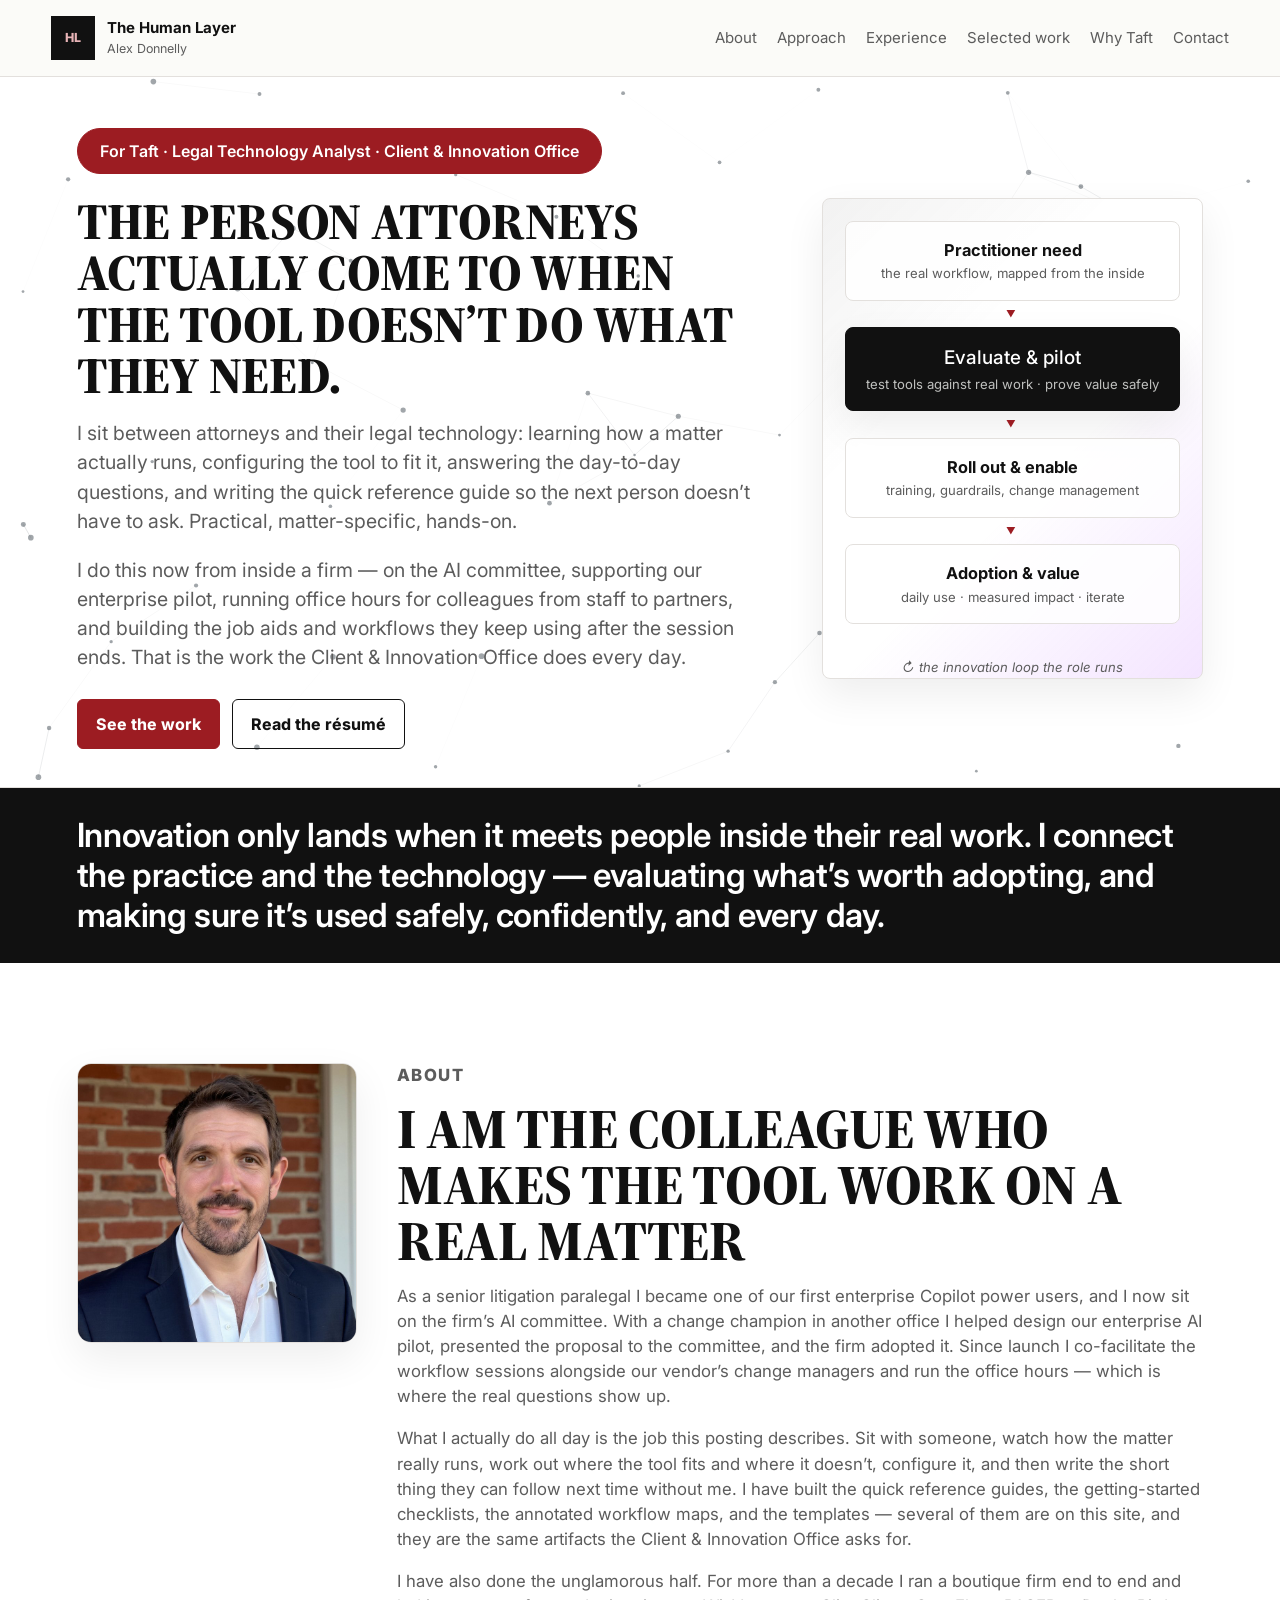
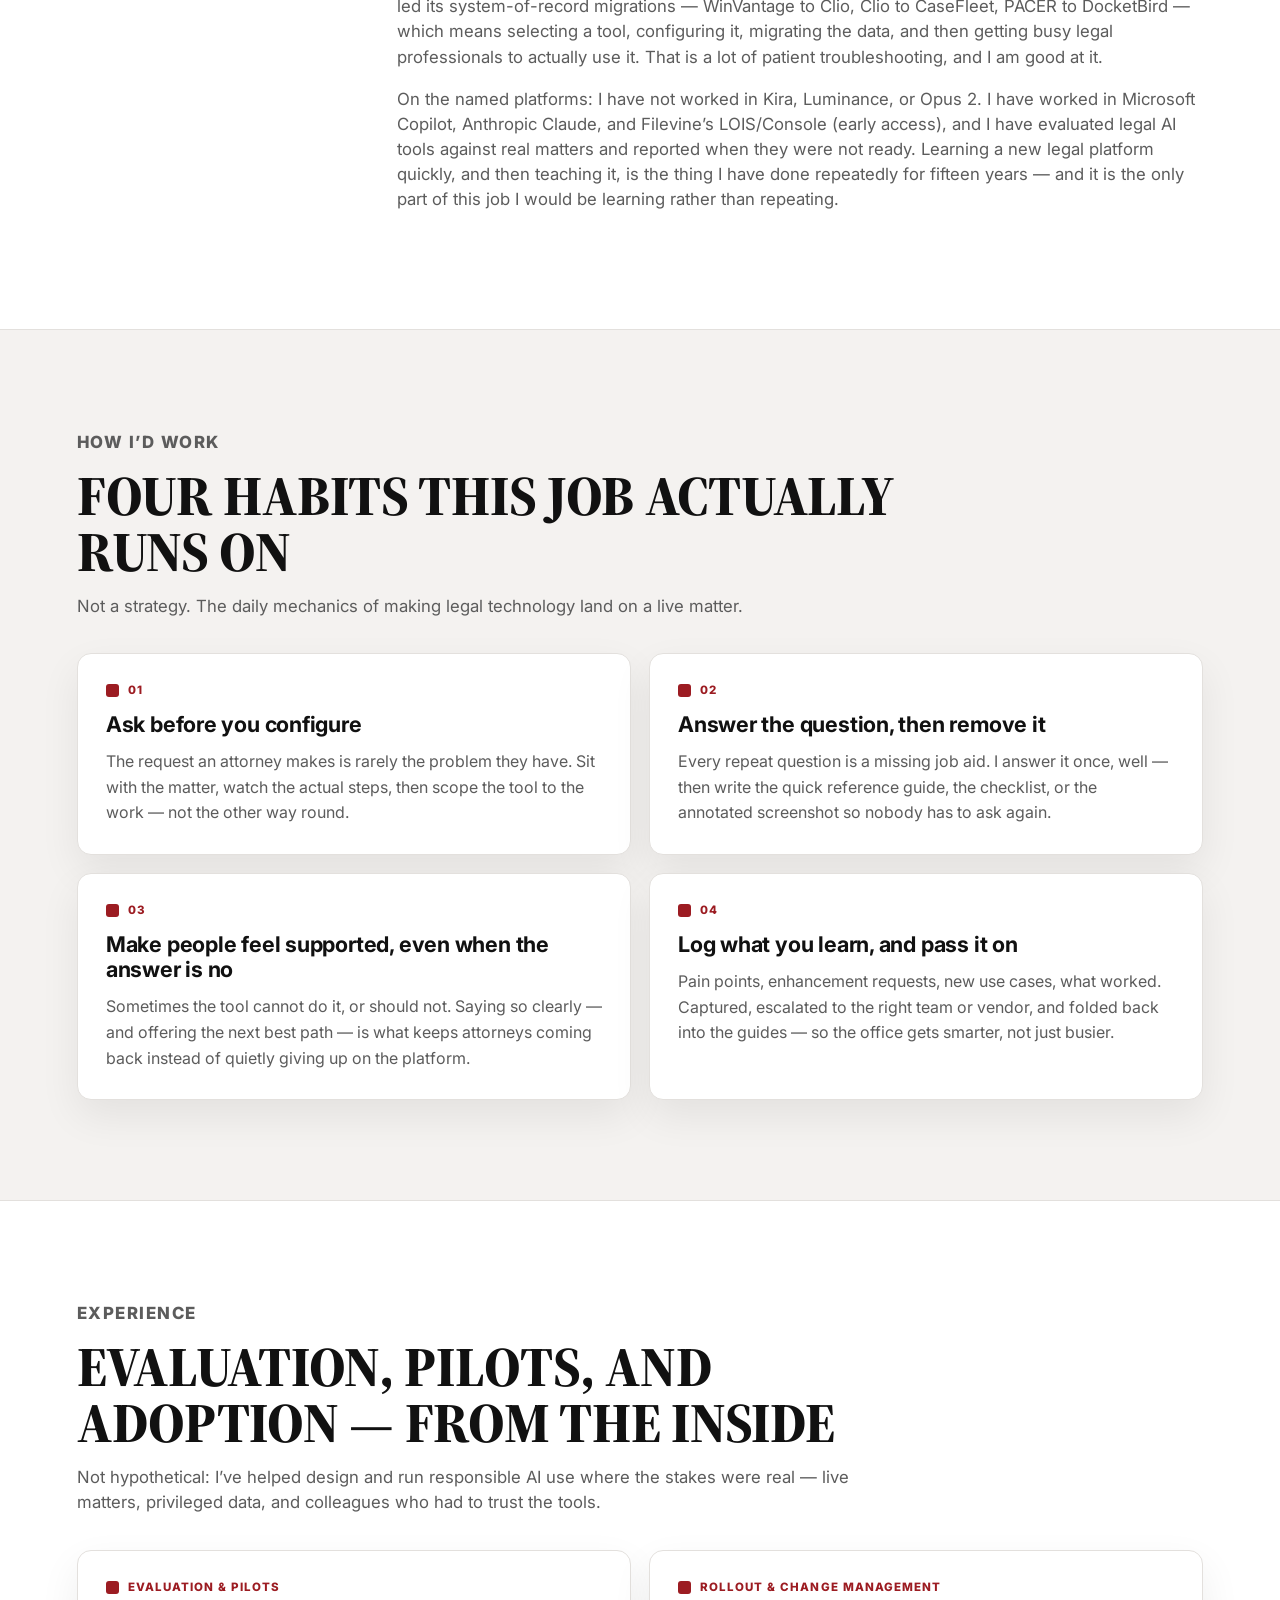
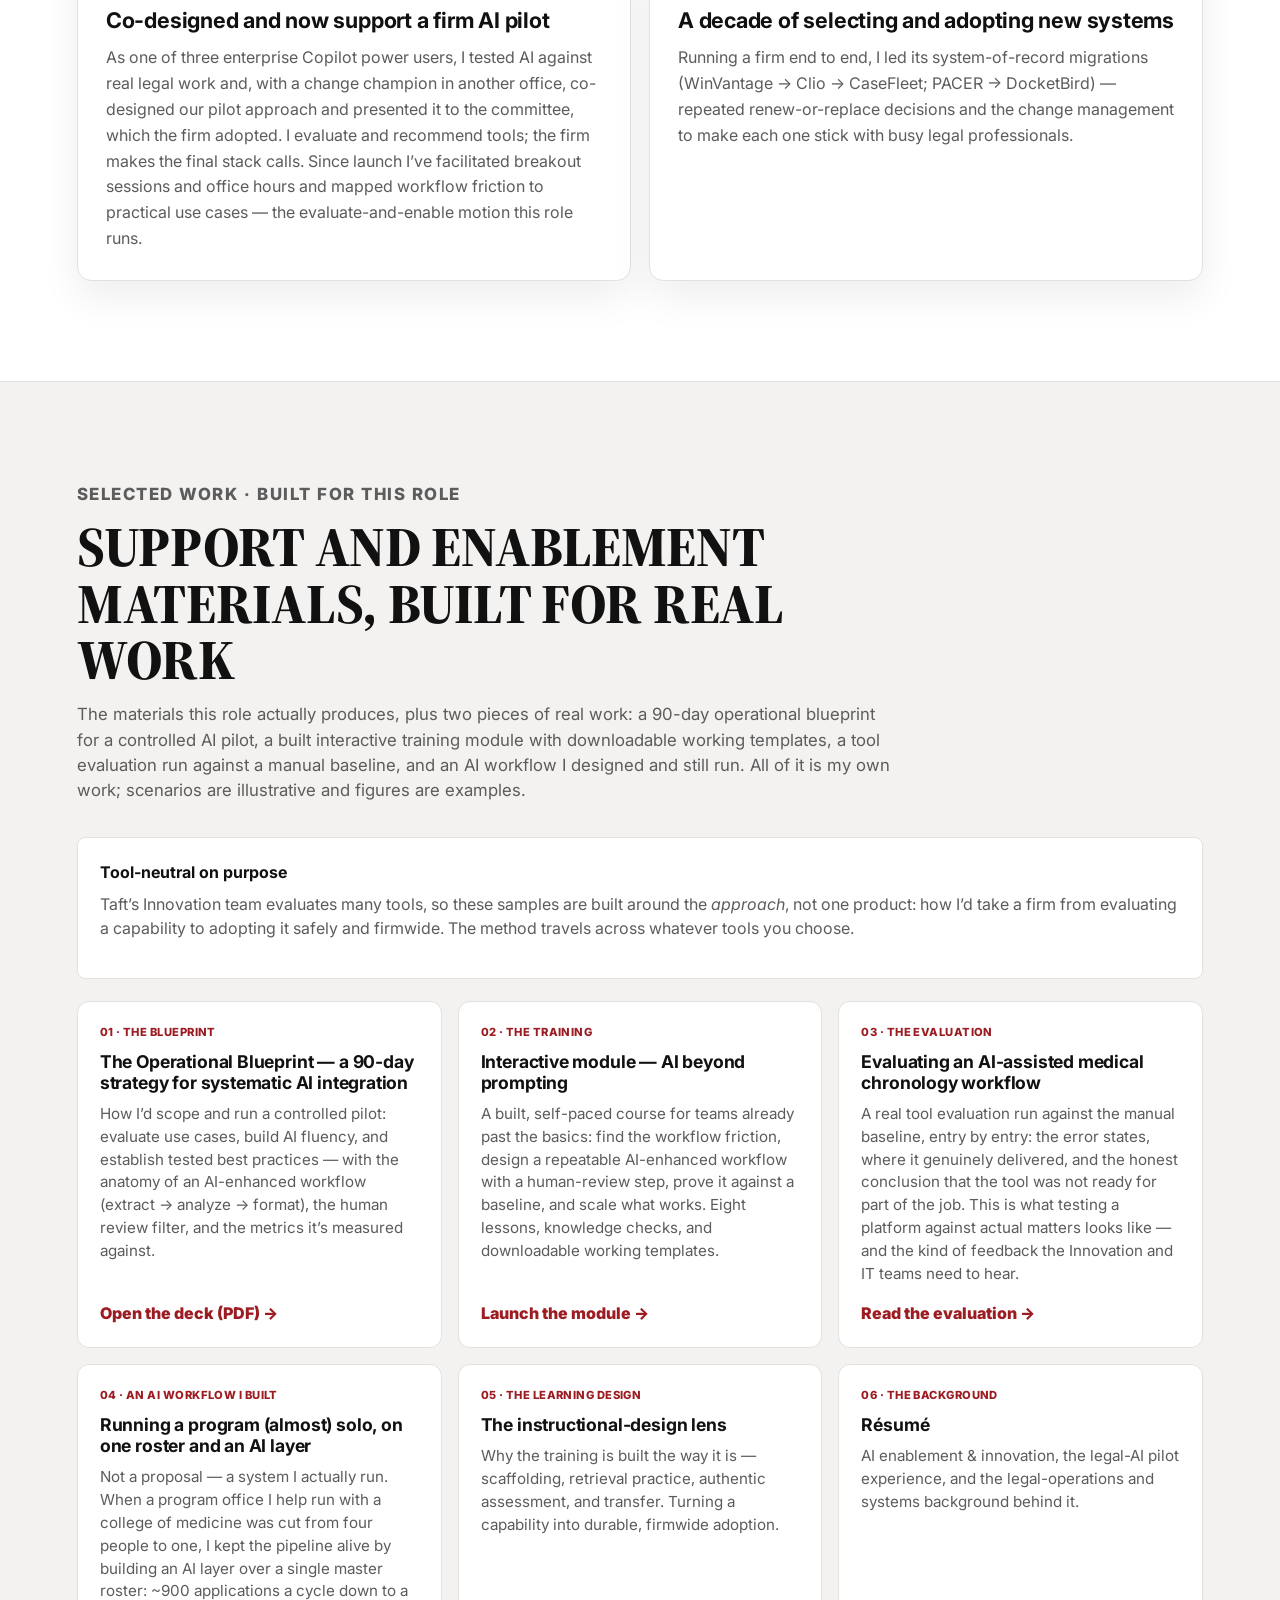
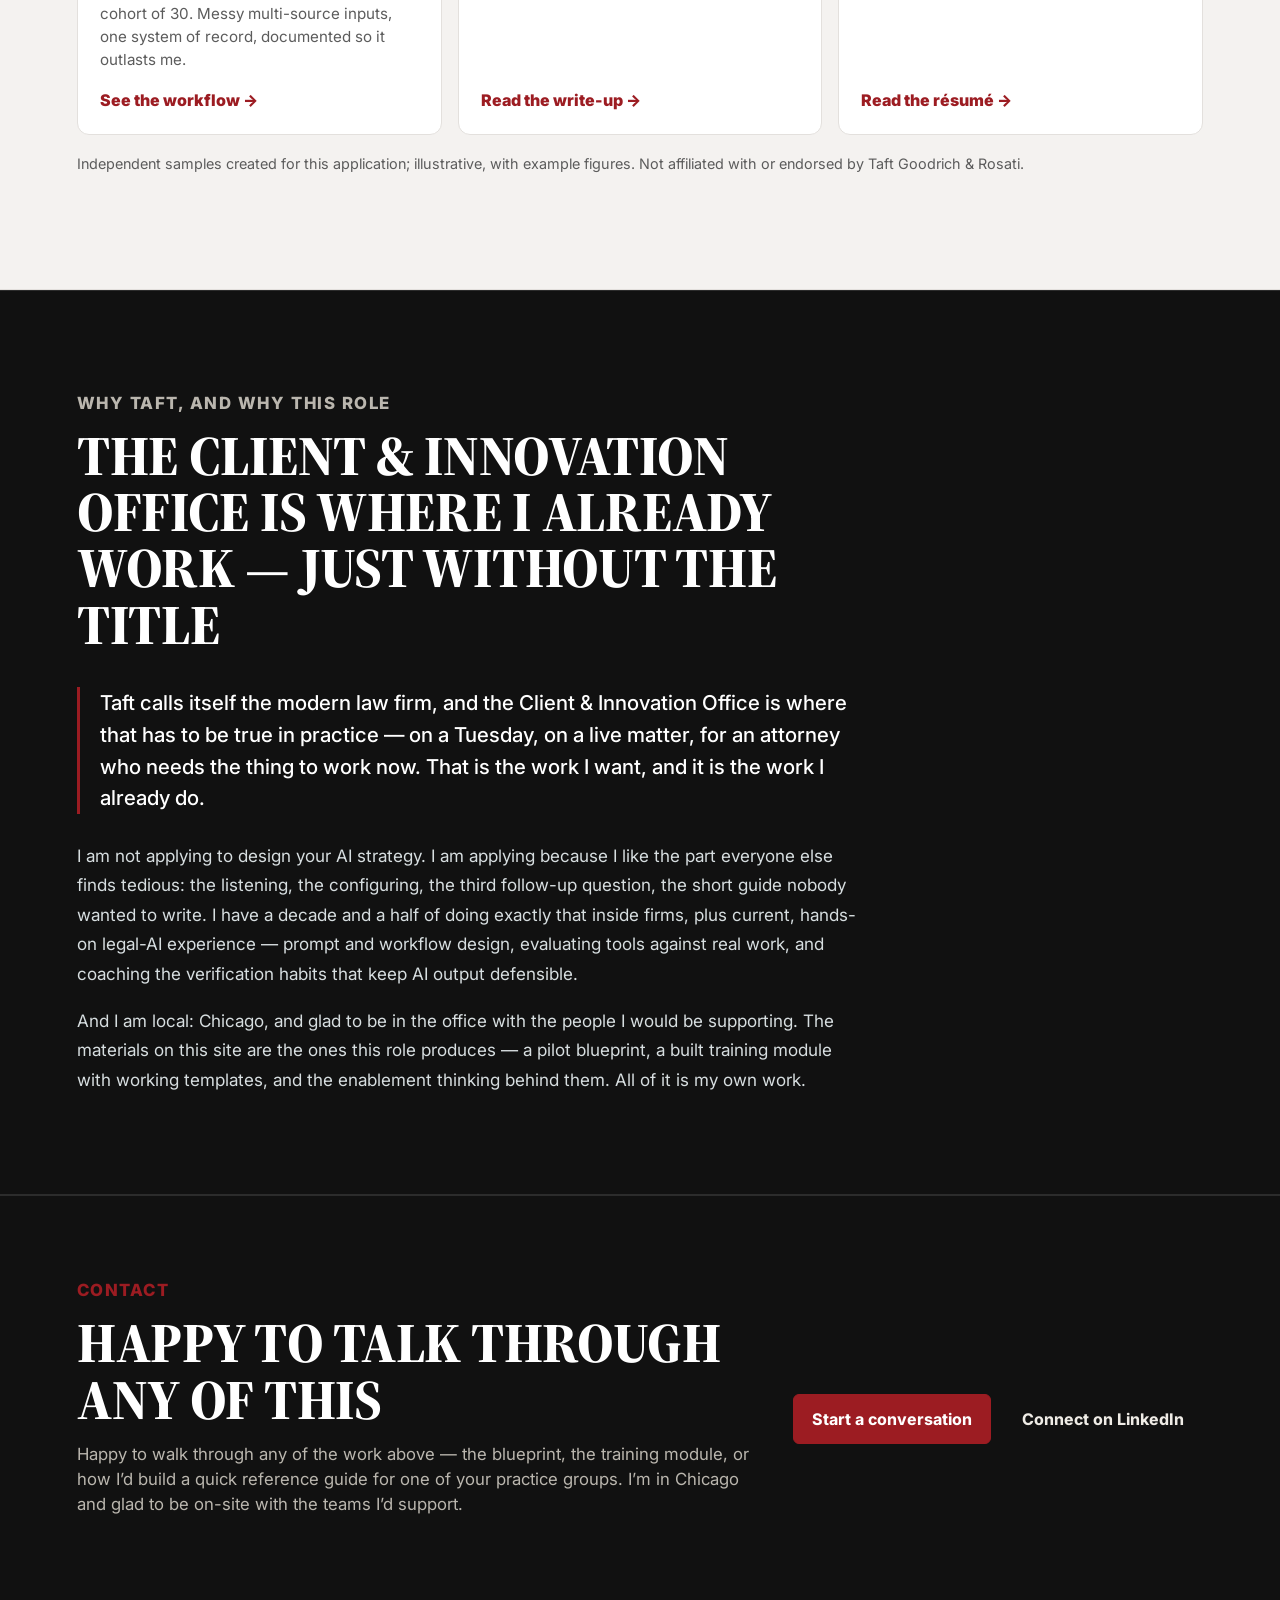
<file: index.html>
<!doctype html>
<html lang="en">
  <head>
    <meta charset="utf-8">
    <meta name="viewport" content="width=device-width, initial-scale=1">
    <title>The Human Layer | Alex Donnelly — AI Enablement &amp; Innovation for Law Firms</title>
    <meta
      name="description"
      content="AI enablement and innovation for law firms: evaluating and piloting emerging tools, translating practitioner needs into technology-enabled solutions, and driving safe, firmwide adoption. Application portfolio for Taft's AI Enablement Specialist role."
    >
    <link rel="icon" href="favicon.svg" type="image/svg+xml">
    <link rel="icon" href="favicon.png" sizes="48x48">
    <link rel="apple-touch-icon" href="apple-touch-icon.png">
    <link rel="preconnect" href="https://fonts.googleapis.com">
    <link rel="preconnect" href="https://fonts.gstatic.com" crossorigin>
    <link href="https://fonts.googleapis.com/css2?family=Source+Serif+4:opsz,wght@8..60,600;8..60,700&family=Inter:wght@400;500;600;700;800&display=swap" rel="stylesheet">
    <link rel="stylesheet" href="styles.css?v=1">
    <style>
      .why .prose { max-width: 780px; }
      .why .prose p { margin: 0 0 1.05em; color: #d7dee0; font-size: 1.07rem; line-height: 1.72; }
      .why .prose p:last-child { margin-bottom: 0; }
      .why .prose p.lead { color: #ffffff; font-size: 1.28rem; line-height: 1.55; font-weight: 500; border-left: 3px solid var(--brand); padding-left: 20px; margin-bottom: 1.3em; }
      .hero { position: relative; overflow: hidden; }
      .hero > .hero-copy, .hero > .systems-panel { position: relative; z-index: 1; }
      #netbg { position: absolute; inset: 0; width: 100%; height: 100%; z-index: 0; pointer-events: none; }
      .loop-caption { text-align: center; font-size: 0.82rem; color: var(--muted); font-style: italic; margin: 12px 0 0; }
    </style>
  </head>
  <body>
    <header class="site-header">
      <a class="brand" href="#top" aria-label="The Human Layer home">
        <span class="brand-mark" aria-hidden="true">HL</span>
        <span>
          <strong>The Human Layer</strong>
          <small>Alex Donnelly</small>
        </span>
      </a>
      <nav class="nav" aria-label="Primary navigation">
        <a href="#about">About</a>
        <a href="#approach">Approach</a>
        <a href="#experience">Experience</a>
        <a href="#work">Selected work</a>
        <a href="#why">Why Taft</a>
        <a href="#contact">Contact</a>
      </nav>
    </header>

    <main id="top">
      <section class="hero">
        <canvas id="netbg" aria-hidden="true"></canvas>
        <div class="hero-copy">
          <p class="eyebrow">For Taft &middot; Legal Technology Analyst &middot; Client &amp; Innovation Office</p>
          <h1>The person attorneys actually come to when the tool doesn&rsquo;t do what they need.</h1>
          <p class="lede">
            I sit between attorneys and their legal technology: learning how a matter actually runs, configuring the
            tool to fit it, answering the day-to-day questions, and writing the quick reference guide so the next
            person doesn&rsquo;t have to ask. Practical, matter-specific, hands-on.
          </p>
          <p class="lede">
            I do this now from inside a firm &mdash; on the AI committee, supporting our enterprise pilot, running
            office hours for colleagues from staff to partners, and building the job aids and workflows they keep
            using after the session ends. That is the work the Client &amp; Innovation Office does every day.
          </p>
          <div class="hero-actions" aria-label="Primary actions">
            <a class="button primary" href="#work">See the work</a>
            <a class="button secondary" href="resume.html">Read the r&eacute;sum&eacute;</a>
          </div>
        </div>

        <aside class="systems-panel" aria-label="Diagram: how a practitioner need becomes adopted, technology-enabled practice">
          <div class="stack">
            <div class="stack-layer">
              <strong>Practitioner need</strong>
              <span>the real workflow, mapped from the inside</span>
            </div>
            <div class="stack-flow" aria-hidden="true">&#9660;</div>
            <div class="stack-layer human-layer">
              <strong>Evaluate &amp; pilot</strong>
              <span>test tools against real work &middot; prove value safely</span>
            </div>
            <div class="stack-flow" aria-hidden="true">&#9660;</div>
            <div class="stack-layer">
              <strong>Roll out &amp; enable</strong>
              <span>training, guardrails, change management</span>
            </div>
            <div class="stack-flow" aria-hidden="true">&#9660;</div>
            <div class="stack-layer">
              <strong>Adoption &amp; value</strong>
              <span>daily use &middot; measured impact &middot; iterate</span>
            </div>
          </div>
          <p class="loop-caption">&#8635; the innovation loop the role runs</p>
        </aside>
      </section>

      <section class="thesis-band" aria-label="Positioning statement">
        <p>
          Innovation only lands when it meets people inside their real work. I connect the practice and the
          technology &mdash; evaluating what&rsquo;s worth adopting, and making sure it&rsquo;s used safely,
          confidently, and every day.
        </p>
      </section>

      <section id="about" class="section">
        <div class="about-layout">
          <img class="about-photo" src="headshot.jpg" alt="Portrait of Alex Donnelly" width="280" height="280" loading="lazy">
          <div class="section-heading about-copy">
            <p class="eyebrow">About</p>
            <h2>I am the colleague who makes the tool work on a real matter</h2>
            <p>
              As a senior litigation paralegal I became one of our first enterprise Copilot power users, and I now
              sit on the firm&rsquo;s AI committee. With a change champion in another office I helped design our
              enterprise AI pilot, presented the proposal to the committee, and the firm adopted it. Since launch I
              co-facilitate the workflow sessions alongside our vendor&rsquo;s change managers and run the office
              hours &mdash; which is where the real questions show up.
            </p>
            <p>
              What I actually do all day is the job this posting describes. Sit with someone, watch how the matter
              really runs, work out where the tool fits and where it doesn&rsquo;t, configure it, and then write the
              short thing they can follow next time without me. I have built the quick reference guides, the
              getting-started checklists, the annotated workflow maps, and the templates &mdash; several of them are
              on this site, and they are the same artifacts the Client &amp; Innovation Office asks for.
            </p>
            <p>
              I have also done the unglamorous half. For more than a decade I ran a boutique firm end to end and led
              its system-of-record migrations &mdash; WinVantage to Clio, Clio to CaseFleet, PACER to DocketBird
              &mdash; which means selecting a tool, configuring it, migrating the data, and then getting busy legal
              professionals to actually use it. That is a lot of patient troubleshooting, and I am good at it.
            </p>
            <p>
              On the named platforms: I have not worked in Kira, Luminance, or Opus 2. I have worked in Microsoft
              Copilot, Anthropic Claude, and Filevine&rsquo;s LOIS/Console (early access), and I have evaluated legal
              AI tools against real matters and reported when they were not ready. Learning a new legal platform
              quickly, and then teaching it, is the thing I have done repeatedly for fifteen years &mdash; and it is
              the only part of this job I would be learning rather than repeating.
            </p>
          </div>
        </div>
      </section>

      <section id="approach" class="section muted">
        <div class="section-heading">
          <p class="eyebrow">How I&rsquo;d work</p>
          <h2>Four habits this job actually runs on</h2>
          <p>
            Not a strategy. The daily mechanics of making legal technology land on a live matter.
          </p>
        </div>
        <div class="exp-grid">
          <article class="exp-card">
            <span class="exp-kicker">01</span>
            <h3>Ask before you configure</h3>
            <p>The request an attorney makes is rarely the problem they have. Sit with the matter, watch the actual
            steps, then scope the tool to the work &mdash; not the other way round.</p>
          </article>
          <article class="exp-card">
            <span class="exp-kicker">02</span>
            <h3>Answer the question, then remove it</h3>
            <p>Every repeat question is a missing job aid. I answer it once, well &mdash; then write the quick
            reference guide, the checklist, or the annotated screenshot so nobody has to ask again.</p>
          </article>
          <article class="exp-card">
            <span class="exp-kicker">03</span>
            <h3>Make people feel supported, even when the answer is no</h3>
            <p>Sometimes the tool cannot do it, or should not. Saying so clearly &mdash; and offering the next best
            path &mdash; is what keeps attorneys coming back instead of quietly giving up on the platform.</p>
          </article>
          <article class="exp-card">
            <span class="exp-kicker">04</span>
            <h3>Log what you learn, and pass it on</h3>
            <p>Pain points, enhancement requests, new use cases, what worked. Captured, escalated to the right team
            or vendor, and folded back into the guides &mdash; so the office gets smarter, not just busier.</p>
          </article>
        </div>
      </section>

      <section id="experience" class="section">
        <div class="section-heading">
          <p class="eyebrow">Experience</p>
          <h2>Evaluation, pilots, and adoption &mdash; from the inside</h2>
          <p>
            Not hypothetical: I&rsquo;ve helped design and run responsible AI use where the stakes were real
            &mdash; live matters, privileged data, and colleagues who had to trust the tools.
          </p>
        </div>
        <div class="exp-grid">
          <article class="exp-card">
            <span class="exp-kicker">Evaluation &amp; pilots</span>
            <h3>Co-designed and now support a firm AI pilot</h3>
            <p>
              As one of three enterprise Copilot power users, I tested AI against real legal work and, with a
              change champion in another office, co-designed our pilot approach and presented it to the committee,
              which the firm adopted. I evaluate and recommend tools; the firm makes the final stack calls. Since
              launch I&rsquo;ve facilitated breakout sessions and office hours and mapped workflow friction to
              practical use cases &mdash; the evaluate-and-enable motion this role runs.
            </p>
          </article>
          <article class="exp-card">
            <span class="exp-kicker">Rollout &amp; change management</span>
            <h3>A decade of selecting and adopting new systems</h3>
            <p>
              Running a firm end to end, I led its system-of-record migrations (WinVantage &rarr; Clio &rarr;
              CaseFleet; PACER &rarr; DocketBird) &mdash; repeated renew-or-replace decisions and the change
              management to make each one stick with busy legal professionals.
            </p>
          </article>
        </div>
      </section>

      <section id="work" class="section muted">
        <div class="section-heading">
          <p class="eyebrow">Selected work &middot; built for this role</p>
          <h2>Support and enablement materials, built for real work</h2>
          <p>
            The materials this role actually produces, plus two pieces of real work: a 90-day operational blueprint
            for a controlled AI pilot, a built interactive training module with downloadable working templates, a
            tool evaluation run against a manual baseline, and an AI workflow I designed and still run. All of it is
            my own work; scenarios are illustrative and figures are examples.
          </p>
        </div>
        <div class="project-preview" role="note">
          <strong>Tool-neutral on purpose</strong>
          <p>
            Taft&rsquo;s Innovation team evaluates many tools, so these samples are built around the
            <em>approach</em>, not one product: how I&rsquo;d take a firm from evaluating a capability to adopting
            it safely and firmwide. The method travels across whatever tools you choose.
          </p>
        </div>
        <div class="suite-block">
          <div class="suite-tiles">
            <a class="suite-tile" href="Taft_AI_Operational_Blueprint.pdf">
              <span class="suite-tag">01 &middot; The blueprint</span>
              <h4>The Operational Blueprint &mdash; a 90-day strategy for systematic AI integration</h4>
              <p>How I&rsquo;d scope and run a controlled pilot: evaluate use cases, build AI fluency, and establish
              tested best practices &mdash; with the anatomy of an AI-enhanced workflow (extract &rarr; analyze
              &rarr; format), the human review filter, and the metrics it&rsquo;s measured against.</p>
              <span class="suite-action">Open the deck (PDF) <span aria-hidden="true">&rarr;</span></span>
            </a>
            <a class="suite-tile" href="module.html">
              <span class="suite-tag">02 &middot; The training</span>
              <h4>Interactive module &mdash; AI beyond prompting</h4>
              <p>A built, self-paced course for teams already past the basics: find the workflow friction, design a
              repeatable AI-enhanced workflow with a human-review step, prove it against a baseline, and scale what
              works. Eight lessons, knowledge checks, and downloadable working templates.</p>
              <span class="suite-action">Launch the module <span aria-hidden="true">&rarr;</span></span>
            </a>
            <a class="suite-tile" href="chronology-analysis.html">
              <span class="suite-tag">03 &middot; The evaluation</span>
              <h4>Evaluating an AI-assisted medical chronology workflow</h4>
              <p>A real tool evaluation run against the manual baseline, entry by entry: the error states, where it
              genuinely delivered, and the honest conclusion that the tool was not ready for part of the job. This is
              what testing a platform against actual matters looks like &mdash; and the kind of feedback the
              Innovation and IT teams need to hear.</p>
              <span class="suite-action">Read the evaluation <span aria-hidden="true">&rarr;</span></span>
            </a>
            <a class="suite-tile" href="ai-workflow.html">
              <span class="suite-tag">04 &middot; An AI workflow I built</span>
              <h4>Running a program (almost) solo, on one roster and an AI layer</h4>
              <p>Not a proposal &mdash; a system I actually run. When a program office I help run with a college of
              medicine was cut from four people to one, I kept the pipeline alive by building an AI layer over a
              single master roster: ~900 applications a cycle down to a cohort of 30. Messy multi-source inputs, one
              system of record, documented so it outlasts me.</p>
              <span class="suite-action">See the workflow <span aria-hidden="true">&rarr;</span></span>
            </a>
            <a class="suite-tile" href="learning-design.html">
              <span class="suite-tag">05 &middot; The learning design</span>
              <h4>The instructional-design lens</h4>
              <p>Why the training is built the way it is &mdash; scaffolding, retrieval practice, authentic
              assessment, and transfer. Turning a capability into durable, firmwide adoption.</p>
              <span class="suite-action">Read the write-up <span aria-hidden="true">&rarr;</span></span>
            </a>
            <a class="suite-tile" href="resume.html">
              <span class="suite-tag">06 &middot; The background</span>
              <h4>R&eacute;sum&eacute;</h4>
              <p>AI enablement &amp; innovation, the legal-AI pilot experience, and the legal-operations and
              systems background behind it.</p>
              <span class="suite-action">Read the r&eacute;sum&eacute; <span aria-hidden="true">&rarr;</span></span>
            </a>
          </div>
          <p class="suite-footnote">
            Independent samples created for this application; illustrative, with example figures. Not affiliated
            with or endorsed by Taft Goodrich &amp; Rosati.
          </p>
        </div>
      </section>

      <section id="why" class="section why dark">
        <div class="section-heading">
          <p class="eyebrow">Why Taft, and why this role</p>
          <h2>The Client &amp; Innovation Office is where I already work &mdash; just without the title</h2>
        </div>
        <div class="prose">
          <p class="lead">
            Taft calls itself the modern law firm, and the Client &amp; Innovation Office is where that has to be
            true in practice &mdash; on a Tuesday, on a live matter, for an attorney who needs the thing to work now.
            That is the work I want, and it is the work I already do.
          </p>
          <p>
            I am not applying to design your AI strategy. I am applying because I like the part everyone else finds
            tedious: the listening, the configuring, the third follow-up question, the short guide nobody wanted to
            write. I have a decade and a half of doing exactly that inside firms, plus current, hands-on legal-AI
            experience &mdash; prompt and workflow design, evaluating tools against real work, and coaching the
            verification habits that keep AI output defensible.
          </p>
          <p>
            And I am local: Chicago, and glad to be in the office with the people I would be supporting. The
            materials on this site are the ones this role produces &mdash; a pilot blueprint, a built training module
            with working templates, and the enablement thinking behind them. All of it is my own work.
          </p>
        </div>
      </section>

      <section id="contact" class="contact-section">
        <div>
          <p class="eyebrow">Contact</p>
          <h2>Happy to talk through any of this</h2>
          <p>
            Happy to walk through any of the work above &mdash; the blueprint, the training module, or how I&rsquo;d
            build a quick reference guide for one of your practice groups. I&rsquo;m in Chicago and glad to be
            on-site with the teams I&rsquo;d support.
          </p>
        </div>
        <div class="hero-actions">
          <a class="button primary" href="mailto:a.james.donnelly@gmail.com">Start a conversation</a>
          <a class="button secondary" href="https://www.linkedin.com/in/alexjdonnelly">Connect on LinkedIn</a>
        </div>
      </section>
    </main>

    <script>
      /* Subtle constellation network behind the hero — slate/teal node motif */
      (function () {
        var c = document.getElementById('netbg');
        if (!c || !c.getContext) return;
        var ctx = c.getContext('2d');
        var hero = c.parentElement;
        var reduce = window.matchMedia && window.matchMedia('(prefers-reduced-motion: reduce)').matches;
        var DPR = Math.min(window.devicePixelRatio || 1, 2);
        var W = 0, H = 0, nodes = [], mouse = { x: -9999, y: -9999 }, raf = 0;
        var LINK = 132, MLINK = 175;

        function build() {
          var count = Math.round(Math.min(72, Math.max(26, (W * H) / 17000)));
          nodes = [];
          for (var i = 0; i < count; i++) {
            nodes.push({
              x: Math.random() * W, y: Math.random() * H,
              vx: (Math.random() - 0.5) * 0.26, vy: (Math.random() - 0.5) * 0.26,
              r: 1.2 + Math.random() * 1.7
            });
          }
        }
        function size() {
          var r = hero.getBoundingClientRect();
          W = r.width; H = r.height;
          c.width = W * DPR; c.height = H * DPR;
          ctx.setTransform(DPR, 0, 0, DPR, 0, 0);
          build();
        }
        function frame() {
          ctx.clearRect(0, 0, W, H);
          var i, j, n, a, b, dx, dy, d, al;
          for (i = 0; i < nodes.length; i++) {
            n = nodes[i]; n.x += n.vx; n.y += n.vy;
            if (n.x < 0 || n.x > W) n.vx *= -1;
            if (n.y < 0 || n.y > H) n.vy *= -1;
          }
          for (i = 0; i < nodes.length; i++) {
            for (j = i + 1; j < nodes.length; j++) {
              a = nodes[i]; b = nodes[j]; dx = a.x - b.x; dy = a.y - b.y; d = Math.sqrt(dx * dx + dy * dy);
              if (d < LINK) {
                al = (1 - d / LINK) * 0.13;
                ctx.strokeStyle = 'rgba(20,32,42,' + al + ')'; ctx.lineWidth = 1;
                ctx.beginPath(); ctx.moveTo(a.x, a.y); ctx.lineTo(b.x, b.y); ctx.stroke();
              }
            }
          }
          for (i = 0; i < nodes.length; i++) {
            n = nodes[i]; dx = n.x - mouse.x; dy = n.y - mouse.y; d = Math.sqrt(dx * dx + dy * dy);
            if (d < MLINK) {
              al = (1 - d / MLINK) * 0.5;
              ctx.strokeStyle = 'rgba(15,140,140,' + al + ')'; ctx.lineWidth = 1.1;
              ctx.beginPath(); ctx.moveTo(n.x, n.y); ctx.lineTo(mouse.x, mouse.y); ctx.stroke();
            }
          }
          for (i = 0; i < nodes.length; i++) {
            n = nodes[i];
            ctx.fillStyle = 'rgba(20,32,42,0.40)';
            ctx.beginPath(); ctx.arc(n.x, n.y, n.r, 0, 6.2832); ctx.fill();
          }
          if (!reduce) raf = requestAnimationFrame(frame);
        }
        window.addEventListener('resize', function () { cancelAnimationFrame(raf); size(); if (!reduce) frame(); });
        window.addEventListener('mousemove', function (e) {
          var r = c.getBoundingClientRect(); mouse.x = e.clientX - r.left; mouse.y = e.clientY - r.top;
        });
        window.addEventListener('mouseleave', function () { mouse.x = -9999; mouse.y = -9999; });
        size();
        frame();
      })();
    </script>
  </body>
</html>
</file>
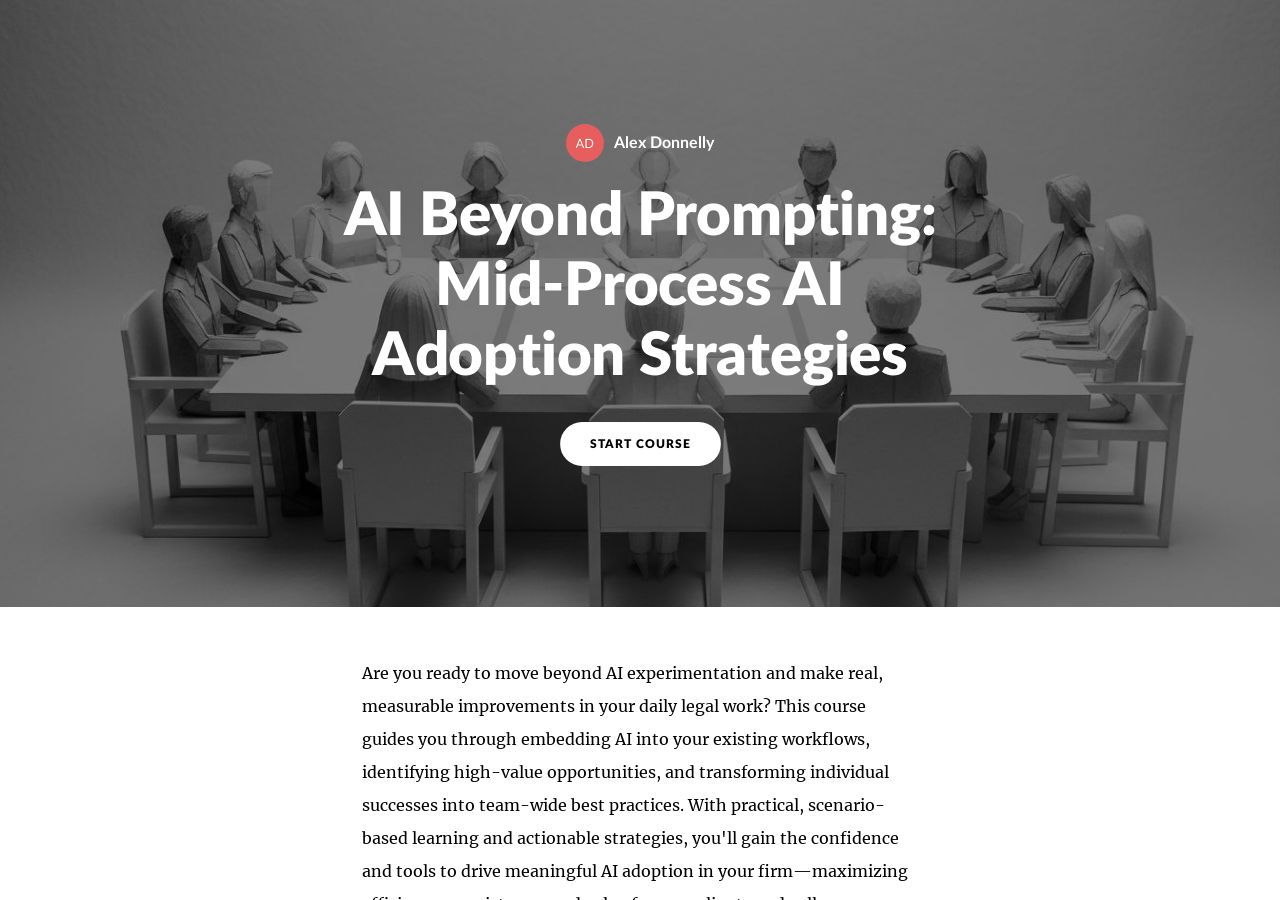
<file: midprocess-module/index.html>
<!doctype html>
<!-- 
course package version: FvkTlQbn
rise_frontend sha: c8efa9237c5c9a5beeb940c9e66b5026d1461bb1
learn_distribution_frontend sha: b39f14ee48d5047c214349718046e10a677ec56f
mondrian sha: f41c160c14ff2e72c60c0d93ed65e155b03bda83
sandbox sha: 42753f3391b109fa3788c525c22880445ab48325
 -->
<html lang="en">
  <head>
    <meta charset="utf-8">
    <meta name="viewport" content="width=device-width,initial-scale=1">
    <title>AI Beyond Prompting: Mid-Process AI Adoption Strategies</title>
    
    <script type="application/json" id="__CONFIG__">
      {"remoteManifest":{"learn_distribution_frontend":{".js":["learn_dist/entry.js"]},"mondrian":{".js":["mondrian/entry.js"]}},"assetTargetPrefixes":{"media":"assets","font":"lib/fonts"}}
    </script>
    
    <script src="lib/dist/c45a9871.js"></script>
  </head>
  <body>
    <div id="app"></div>
    
      <script src="lib/rise/83460cc2.js"></script>
    
  </body>
</html>
</file>
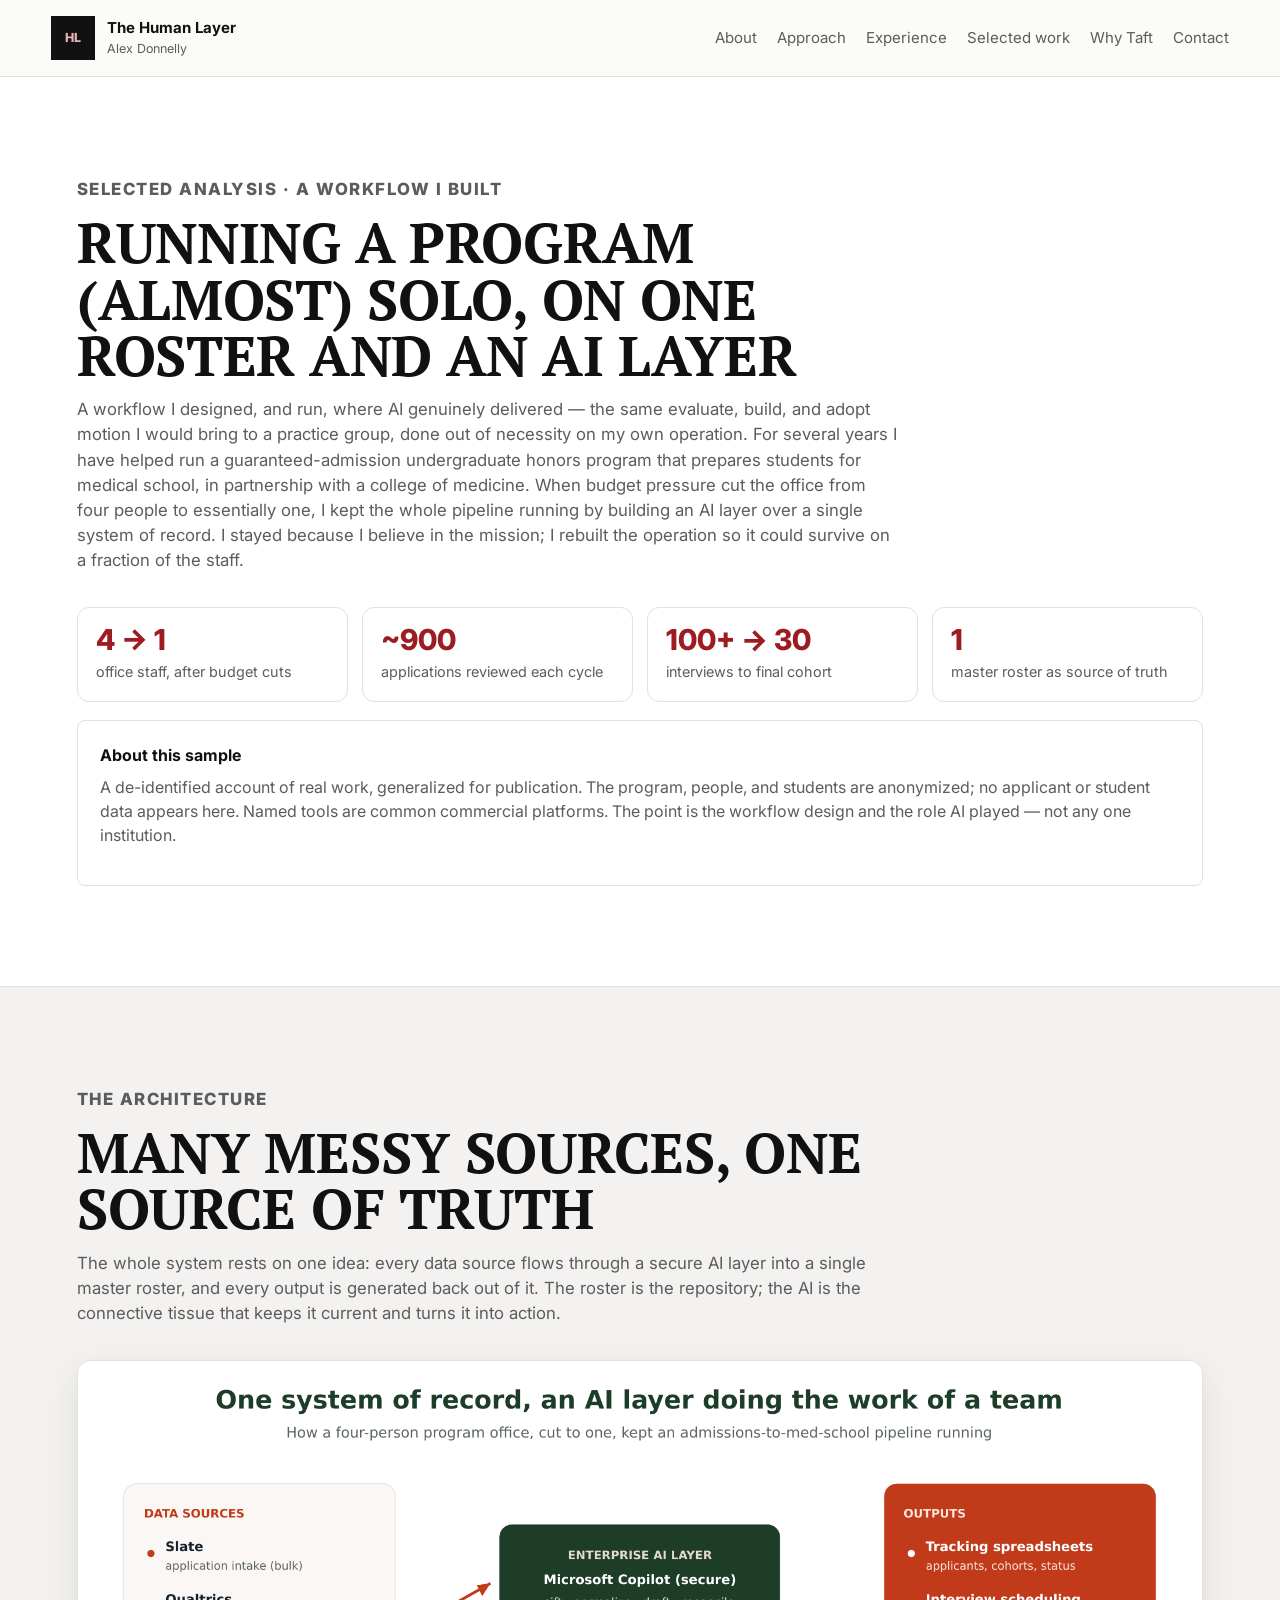
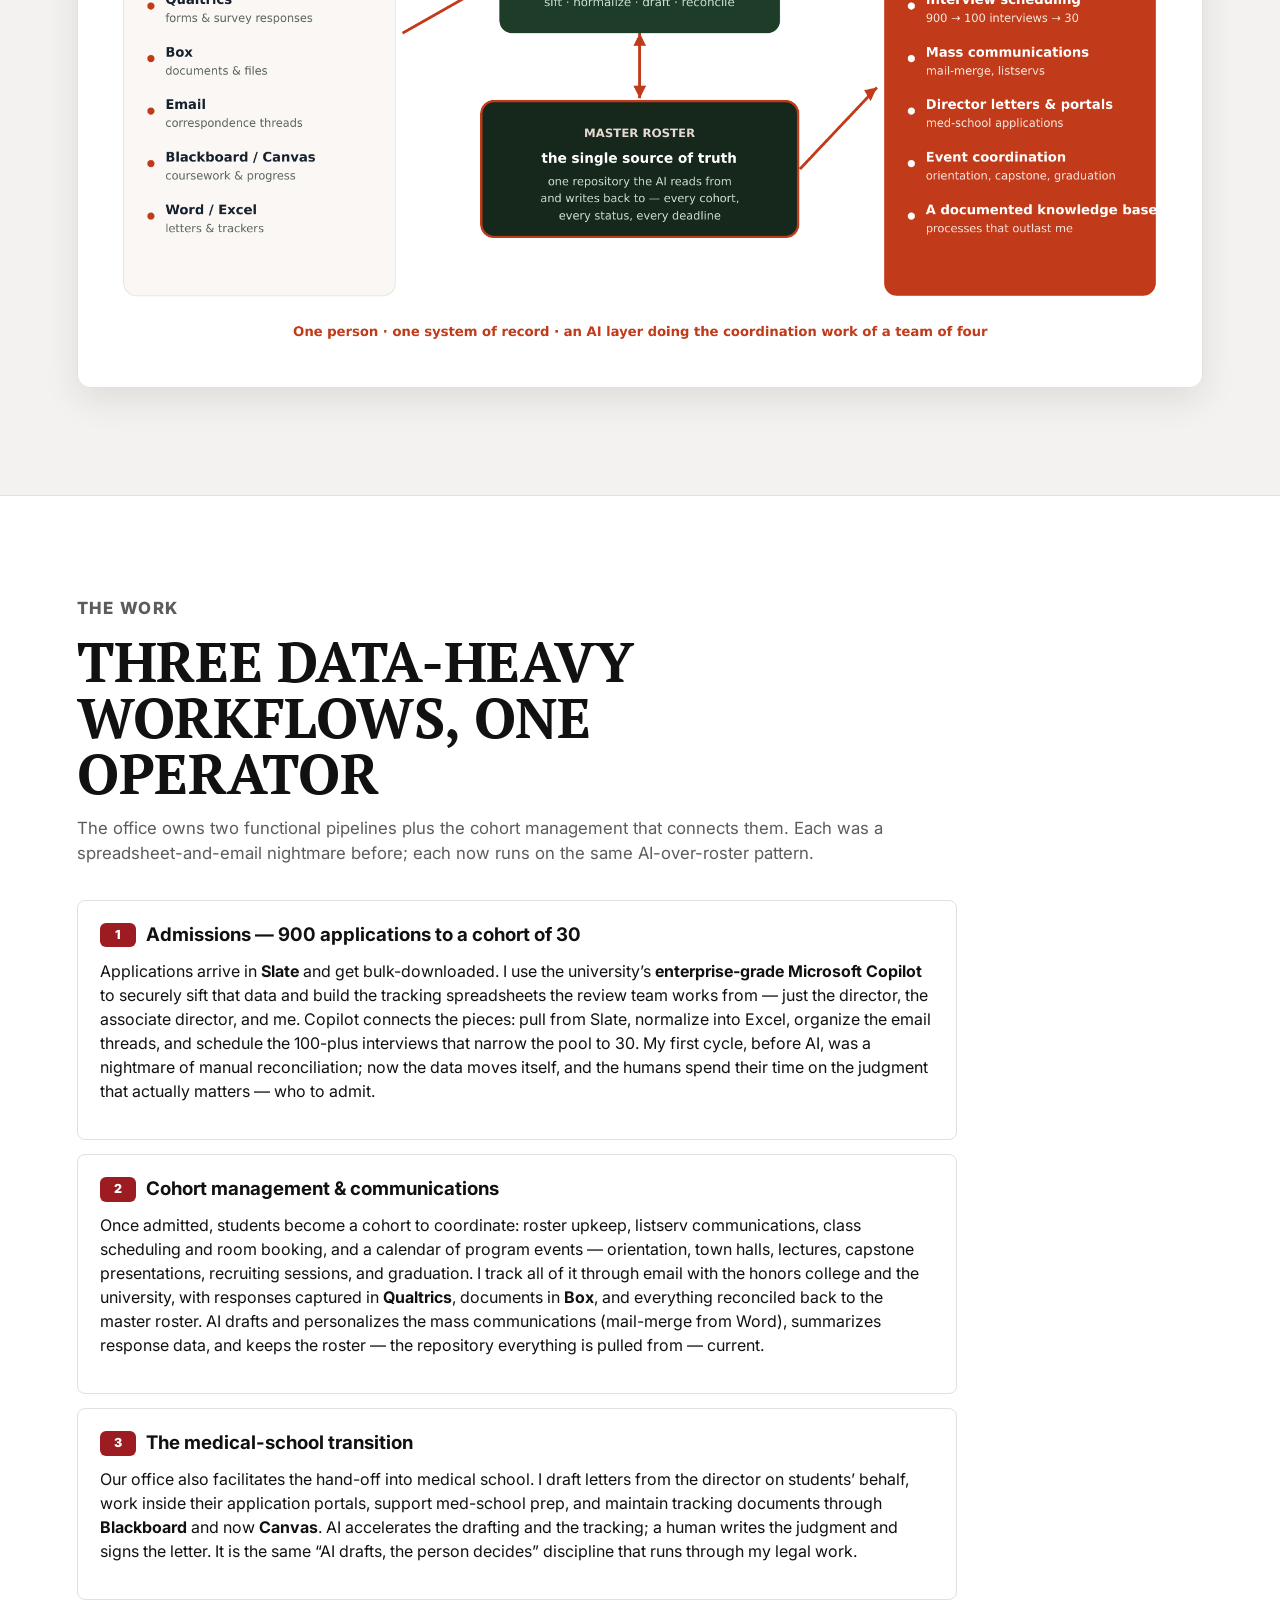
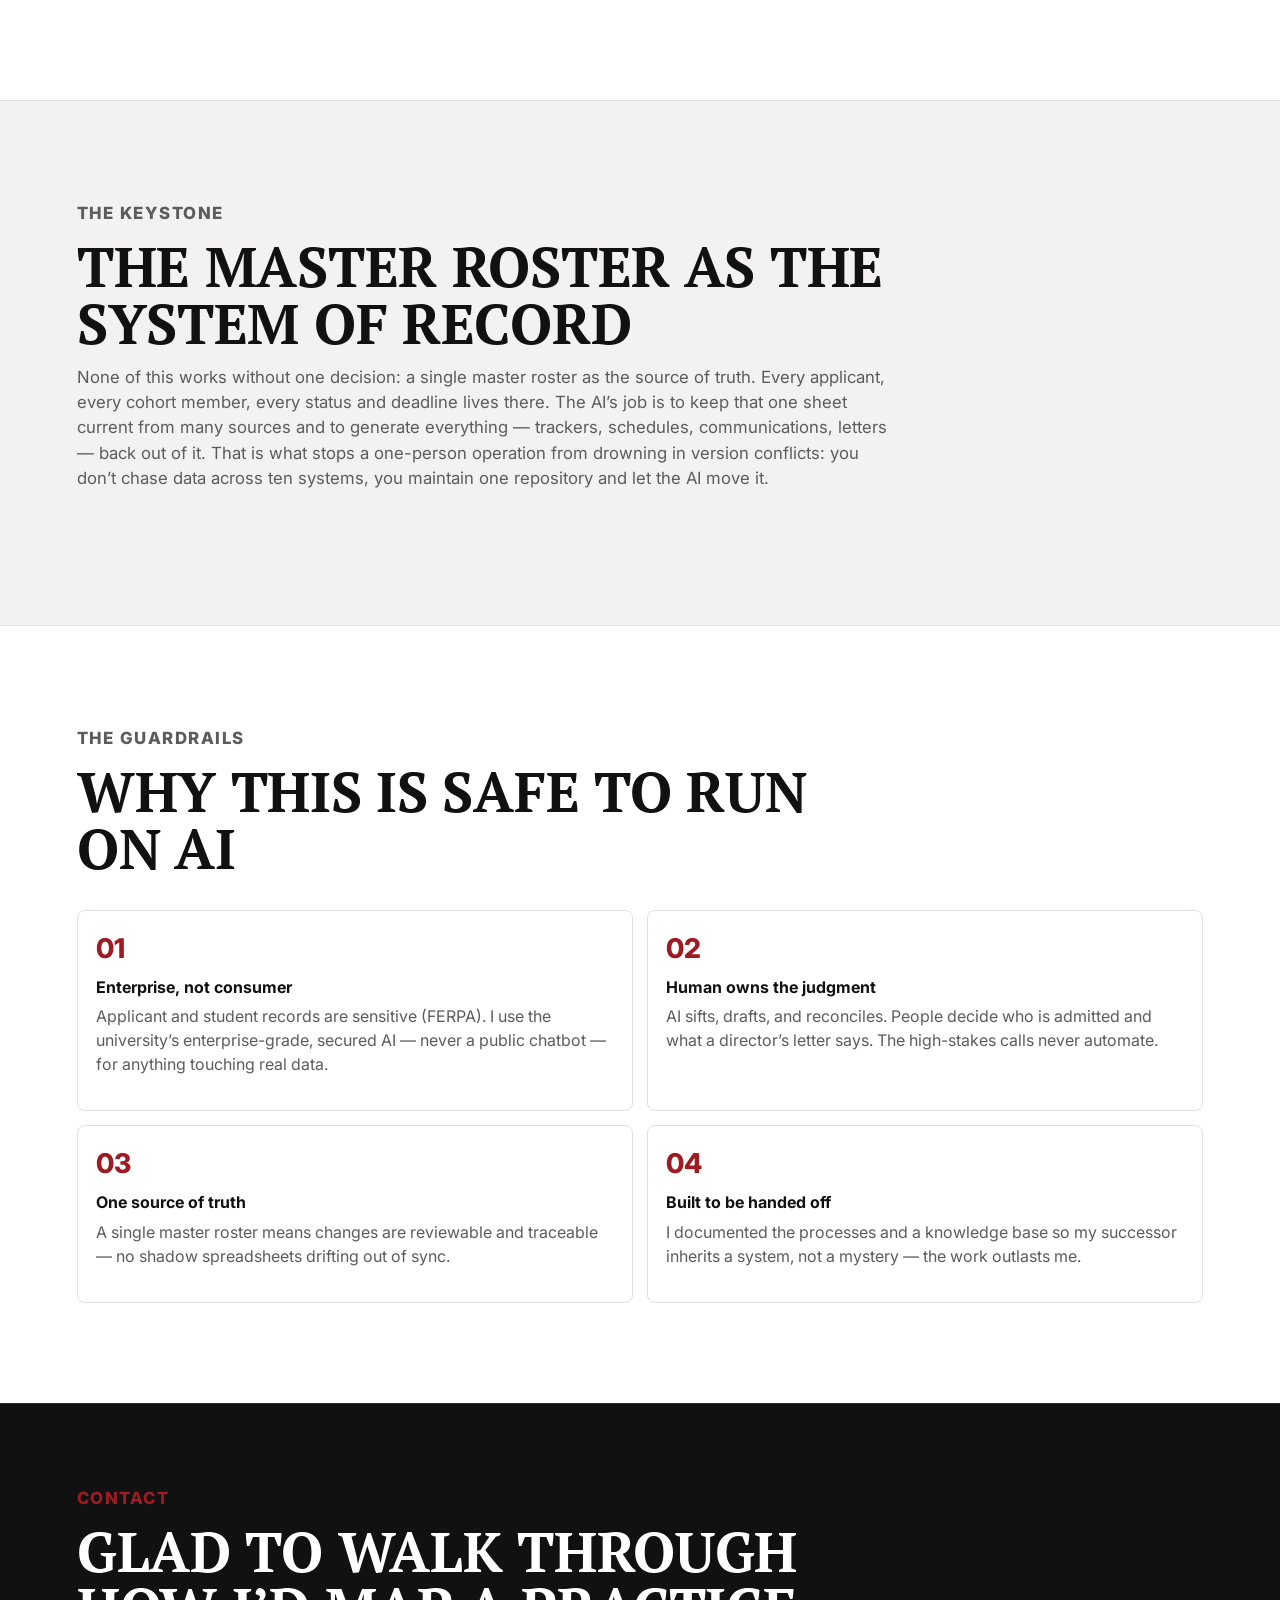
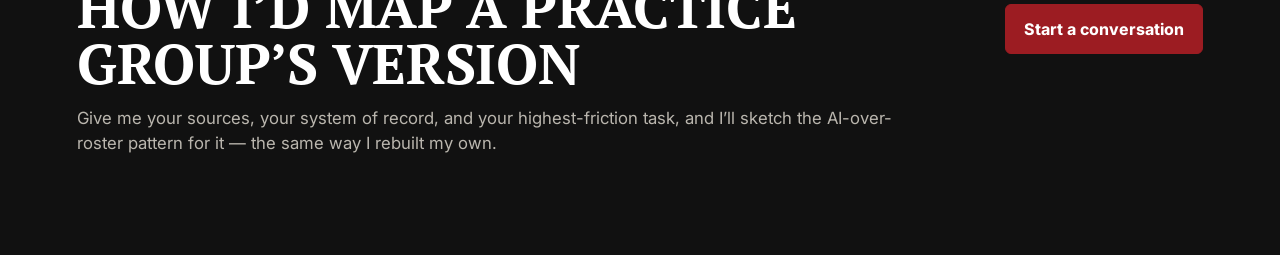
<file: ai-workflow.html>
<!doctype html>
<html lang="en">
  <head>
    <meta charset="utf-8">
    <meta name="viewport" content="width=device-width, initial-scale=1">
    <title>An AI Workflow I Built: Running a Program (Almost) Solo | Alex Donnelly</title>
    <meta
      name="description"
      content="A real, de-identified workflow I designed: how I kept an undergraduate honors admissions-to-med-school program running after a four-person office was cut to one — by building an AI layer over a single system of record."
    >
    <link rel="icon" href="favicon.svg" type="image/svg+xml">
    <link rel="icon" href="favicon.png" sizes="48x48">
    <link rel="apple-touch-icon" href="apple-touch-icon.png">
    <link rel="preconnect" href="https://fonts.googleapis.com">
    <link rel="preconnect" href="https://fonts.gstatic.com" crossorigin>
    <link href="https://fonts.googleapis.com/css2?family=Inter:wght@400;500;600;700;800&family=PT+Serif:wght@400;700&display=swap" rel="stylesheet">
    <link rel="stylesheet" href="styles.css?v=1">
    <style>
      .flow-img { margin: 1.4rem 0 0.4rem; border-radius: 14px; overflow: hidden; border: 1px solid var(--line); box-shadow: 0 12px 34px rgba(20,40,28,0.10); }
      .flow-img img { width: 100%; display: block; }
      .stat-row { display: grid; grid-template-columns: repeat(4, 1fr); gap: 14px; margin-top: 8px; }
      .stat { padding: 18px; border: 1px solid var(--line); border-radius: 12px; background: var(--white); }
      .stat b { display: block; font-size: 1.8rem; font-weight: 800; color: var(--brand); line-height: 1; }
      .stat span { display: block; margin-top: 6px; color: var(--muted); font-size: .9rem; }
      @media (max-width: 720px){ .stat-row { grid-template-columns: repeat(2, 1fr); } }
    </style>
  </head>
  <body>
    <header class="site-header">
      <a class="brand" href="index.html" aria-label="The Human Layer home">
        <span class="brand-mark" aria-hidden="true">HL</span>
        <span><strong>The Human Layer</strong><small>Alex Donnelly</small></span>
      </a>
      <nav class="nav" aria-label="Primary navigation">
        <a href="index.html#about">About</a>
        <a href="index.html#approach">Approach</a>
        <a href="index.html#experience">Experience</a>
        <a href="index.html#work">Selected work</a>
        <a href="index.html#why">Why Taft</a>
        <a href="index.html#contact">Contact</a>
      </nav>
    </header>

    <main id="top">
      <section class="section">
        <div class="section-heading">
          <p class="eyebrow">Selected analysis &middot; A workflow I built</p>
          <h2>Running a program (almost) solo, on one roster and an AI layer</h2>
          <p>
            A workflow I designed, and run, where AI genuinely delivered &mdash; the same evaluate, build, and adopt motion I would bring to a practice group, done out of necessity on my own operation. For several
            years I have helped run a guaranteed-admission undergraduate honors program that prepares students
            for medical school, in partnership with a college of medicine. When budget pressure cut the office
            from four people to essentially one, I kept the whole pipeline running by building an AI layer over a
            single system of record. I stayed because I believe in the mission; I rebuilt the operation so it
            could survive on a fraction of the staff.
          </p>
        </div>

        <div class="stat-row">
          <div class="stat"><b>4 &rarr; 1</b><span>office staff, after budget cuts</span></div>
          <div class="stat"><b>~900</b><span>applications reviewed each cycle</span></div>
          <div class="stat"><b>100+ &rarr; 30</b><span>interviews to final cohort</span></div>
          <div class="stat"><b>1</b><span>master roster as source of truth</span></div>
        </div>

        <div class="project-preview" role="note" style="margin-top:18px;">
          <strong>About this sample</strong>
          <p>
            A de-identified account of real work, generalized for publication. The program, people, and students
            are anonymized; no applicant or student data appears here. Named tools are common commercial
            platforms. The point is the workflow design and the role AI played &mdash; not any one institution.
          </p>
        </div>
      </section>

      <section class="section muted">
        <div class="section-heading">
          <p class="eyebrow">The architecture</p>
          <h2>Many messy sources, one source of truth</h2>
          <p>The whole system rests on one idea: every data source flows through a secure AI layer into a single
          master roster, and every output is generated back out of it. The roster is the repository; the AI is
          the connective tissue that keeps it current and turns it into action.</p>
        </div>
        <div class="flow-img">
          <img src="viz_coordination_workflow.png" alt="Data sources flow through a secure AI layer into a master roster, which generates tracking sheets, scheduling, communications, letters, and event coordination" loading="lazy">
        </div>
      </section>

      <section class="section">
        <div class="section-heading">
          <p class="eyebrow">The work</p>
          <h2>Three data-heavy workflows, one operator</h2>
          <p>The office owns two functional pipelines plus the cohort management that connects them. Each was a
          spreadsheet-and-email nightmare before; each now runs on the same AI-over-roster pattern.</p>
        </div>
        <div class="findings-list">
          <article class="finding">
            <h3><span>1</span> Admissions &mdash; 900 applications to a cohort of 30</h3>
            <p>Applications arrive in <strong>Slate</strong> and get bulk-downloaded. I use the university&rsquo;s
            <strong>enterprise-grade Microsoft Copilot</strong> to securely sift that data and build the tracking
            spreadsheets the review team works from &mdash; just the director, the associate director, and me.
            Copilot connects the pieces: pull from Slate, normalize into Excel, organize the email threads, and
            schedule the 100-plus interviews that narrow the pool to 30. My first cycle, before AI, was a
            nightmare of manual reconciliation; now the data moves itself, and the humans spend their time on the
            judgment that actually matters &mdash; who to admit.</p>
          </article>
          <article class="finding">
            <h3><span>2</span> Cohort management &amp; communications</h3>
            <p>Once admitted, students become a cohort to coordinate: roster upkeep, listserv communications,
            class scheduling and room booking, and a calendar of program events &mdash; orientation, town halls,
            lectures, capstone presentations, recruiting sessions, and graduation. I track all of it through
            email with the honors college and the university, with responses captured in <strong>Qualtrics</strong>,
            documents in <strong>Box</strong>, and everything reconciled back to the master roster. AI drafts and
            personalizes the mass communications (mail-merge from Word), summarizes response data, and keeps the
            roster &mdash; the repository everything is pulled from &mdash; current.</p>
          </article>
          <article class="finding">
            <h3><span>3</span> The medical-school transition</h3>
            <p>Our office also facilitates the hand-off into medical school. I draft letters from the director on
            students&rsquo; behalf, work inside their application portals, support med-school prep, and maintain
            tracking documents through <strong>Blackboard</strong> and now <strong>Canvas</strong>. AI accelerates
            the drafting and the tracking; a human writes the judgment and signs the letter. It is the same
            &ldquo;AI drafts, the person decides&rdquo; discipline that runs through my legal work.</p>
          </article>
        </div>
      </section>

      <section class="section muted">
        <div class="section-heading">
          <p class="eyebrow">The keystone</p>
          <h2>The master roster as the system of record</h2>
          <p>
            None of this works without one decision: a single master roster as the source of truth. Every
            applicant, every cohort member, every status and deadline lives there. The AI&rsquo;s job is to keep
            that one sheet current from many sources and to generate everything &mdash; trackers, schedules,
            communications, letters &mdash; back out of it. That is what stops a one-person operation from
            drowning in version conflicts: you don&rsquo;t chase data across ten systems, you maintain one
            repository and let the AI move it.
          </p>
        </div>
      </section>

      <section class="section">
        <div class="section-heading">
          <p class="eyebrow">The guardrails</p>
          <h2>Why this is safe to run on AI</h2>
        </div>
        <div class="enablement-cards">
          <article>
            <span>01</span>
            <h4>Enterprise, not consumer</h4>
            <p>Applicant and student records are sensitive (FERPA). I use the university&rsquo;s enterprise-grade,
            secured AI &mdash; never a public chatbot &mdash; for anything touching real data.</p>
          </article>
          <article>
            <span>02</span>
            <h4>Human owns the judgment</h4>
            <p>AI sifts, drafts, and reconciles. People decide who is admitted and what a director&rsquo;s letter
            says. The high-stakes calls never automate.</p>
          </article>
          <article>
            <span>03</span>
            <h4>One source of truth</h4>
            <p>A single master roster means changes are reviewable and traceable &mdash; no shadow spreadsheets
            drifting out of sync.</p>
          </article>
          <article>
            <span>04</span>
            <h4>Built to be handed off</h4>
            <p>I documented the processes and a knowledge base so my successor inherits a system, not a mystery
            &mdash; the work outlasts me.</p>
          </article>
        </div>
      </section>


      <section class="contact-section">
        <div>
          <p class="eyebrow">Contact</p>
          <h2>Glad to walk through how I&rsquo;d map a practice group&rsquo;s version</h2>
          <p>
            Give me your sources, your system of record, and your highest-friction task, and I&rsquo;ll sketch
            the AI-over-roster pattern for it &mdash; the same way I rebuilt my own.
          </p>
        </div>
        <a class="button primary" href="mailto:a.james.donnelly@gmail.com">Start a conversation</a>
      </section>
    </main>
  </body>
</html>
</file>
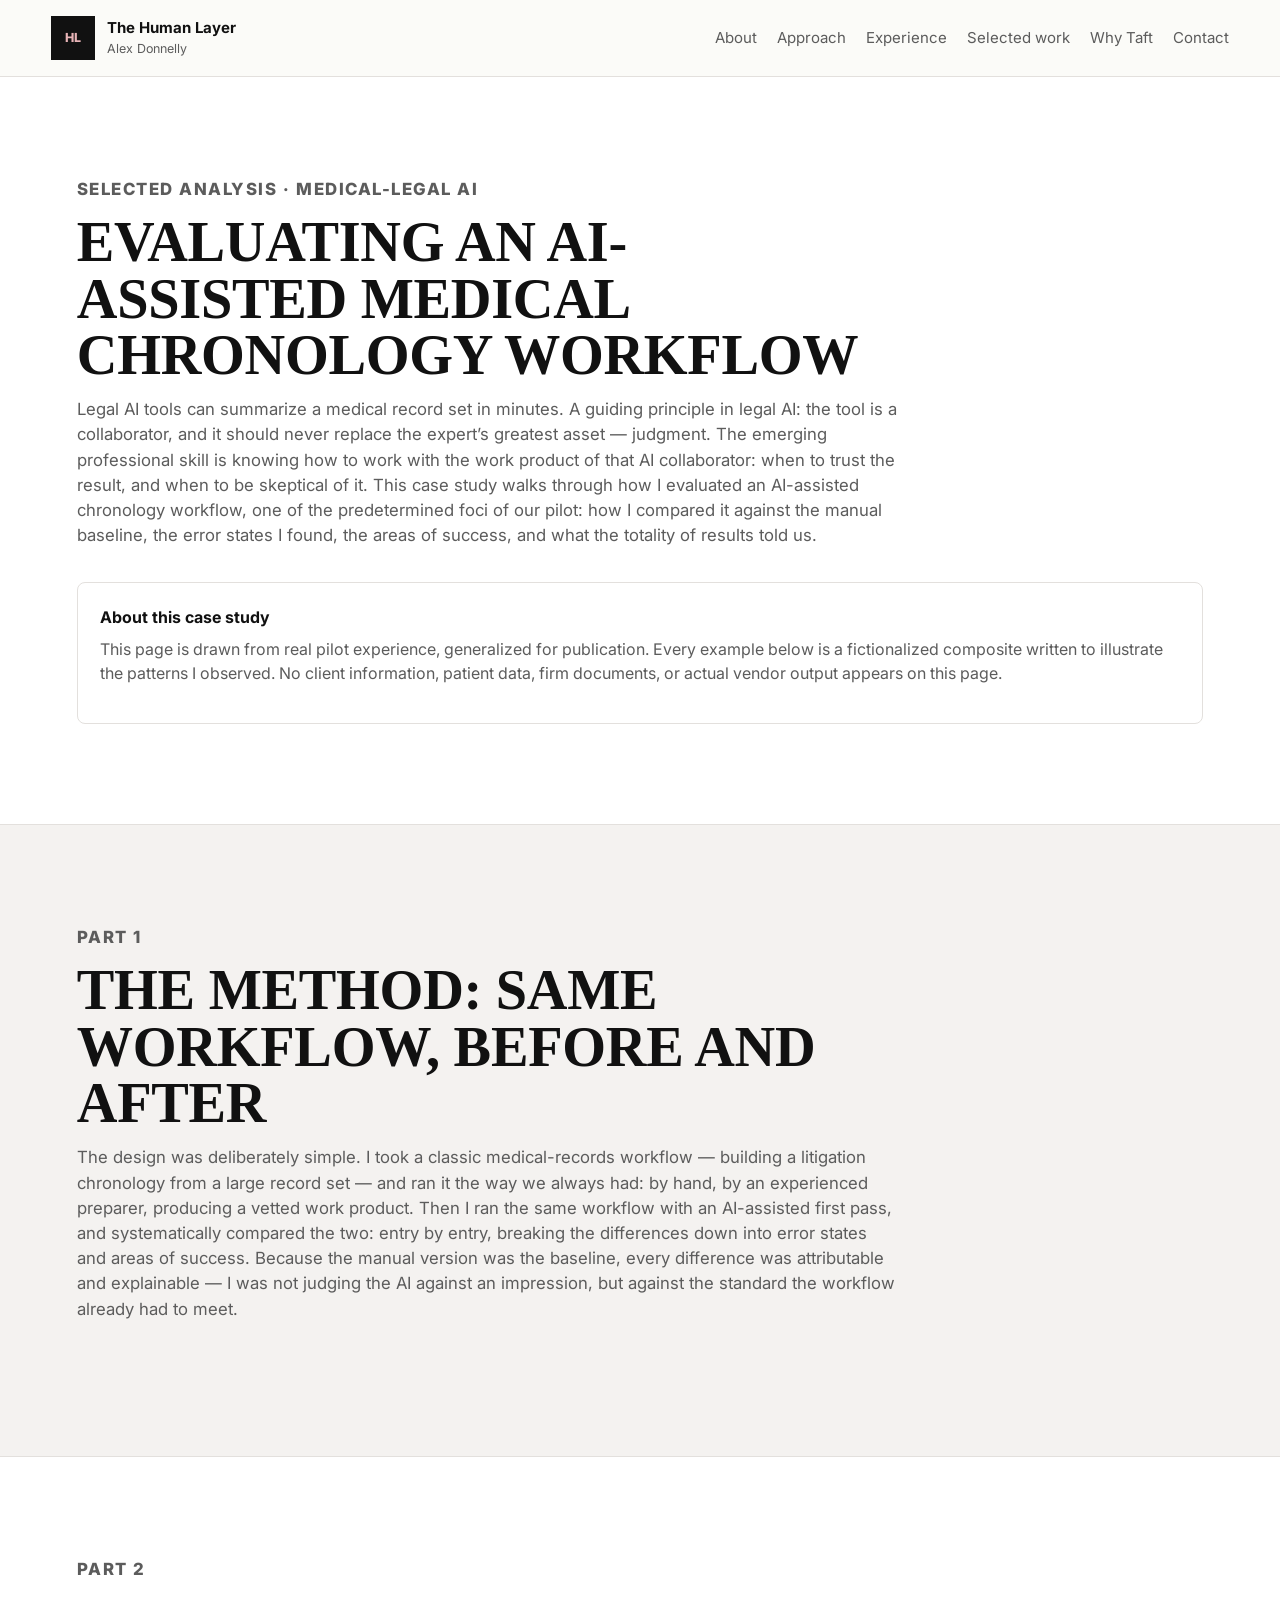
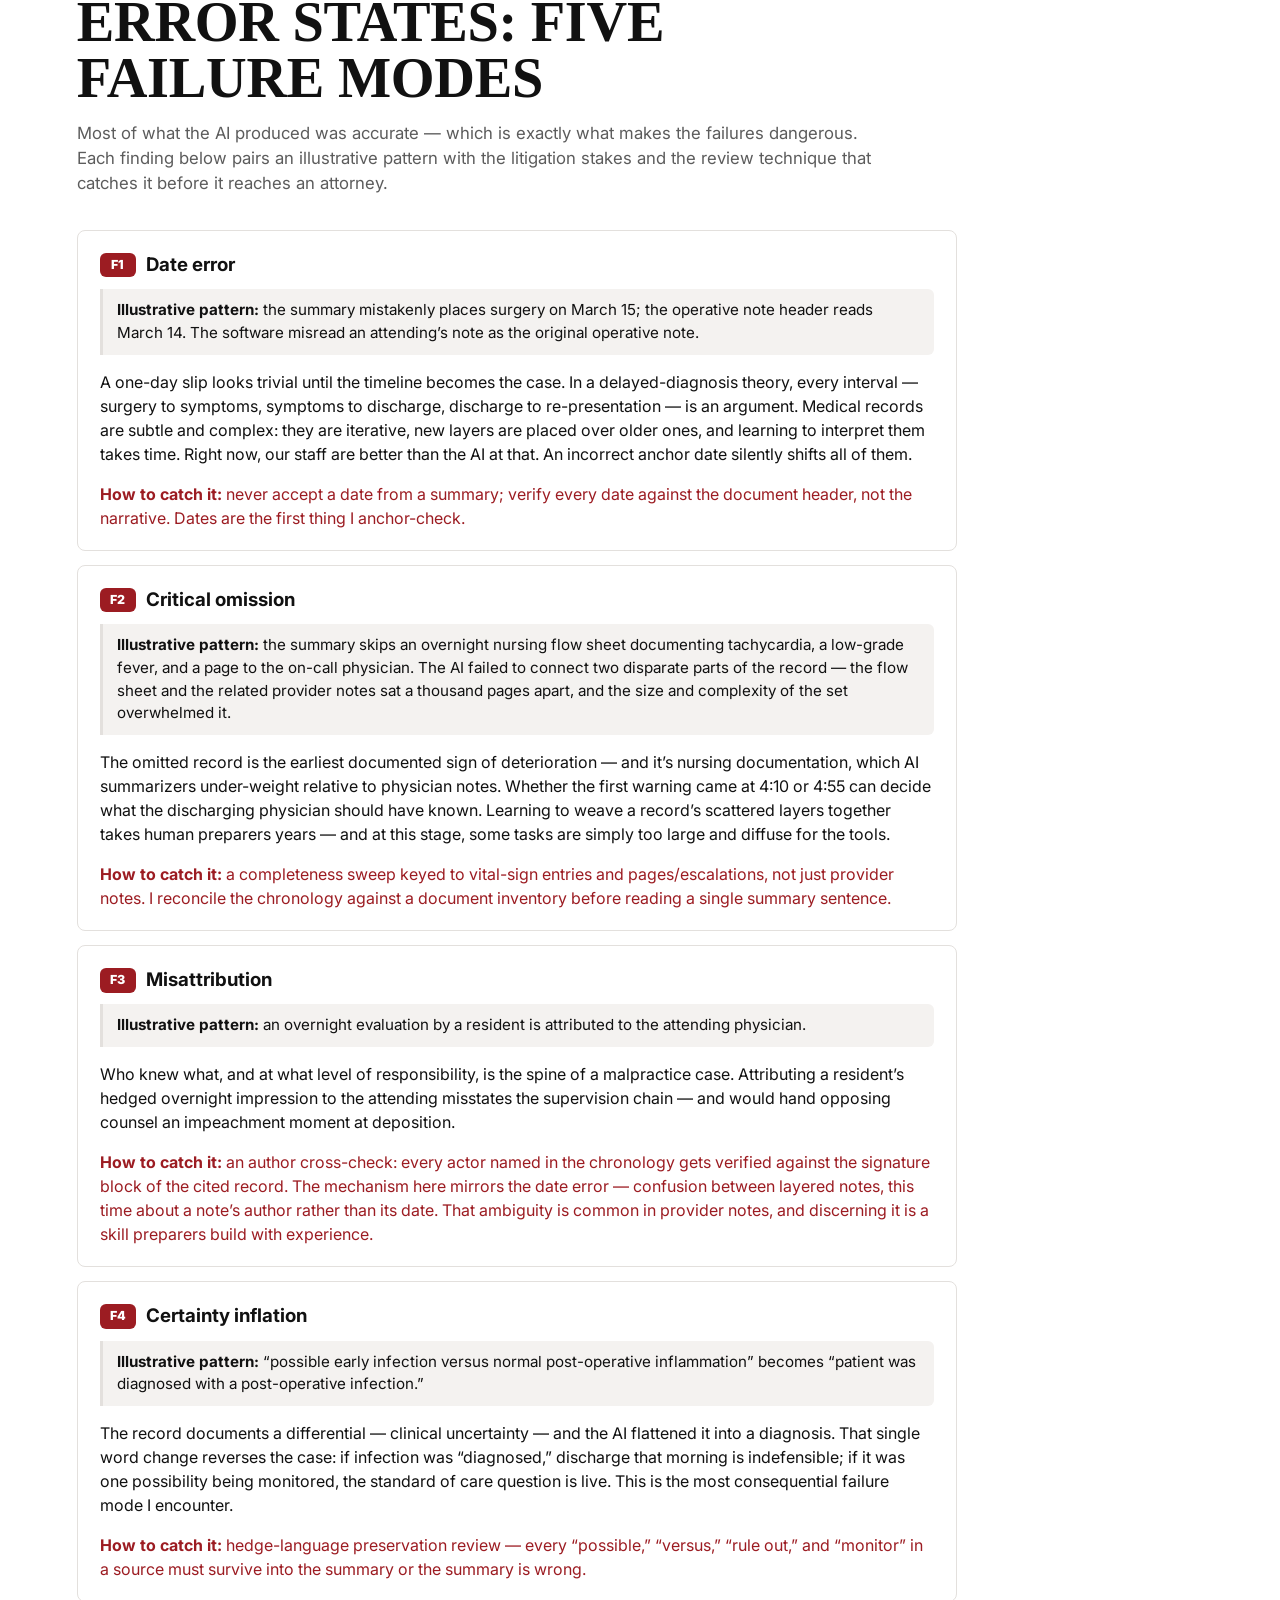
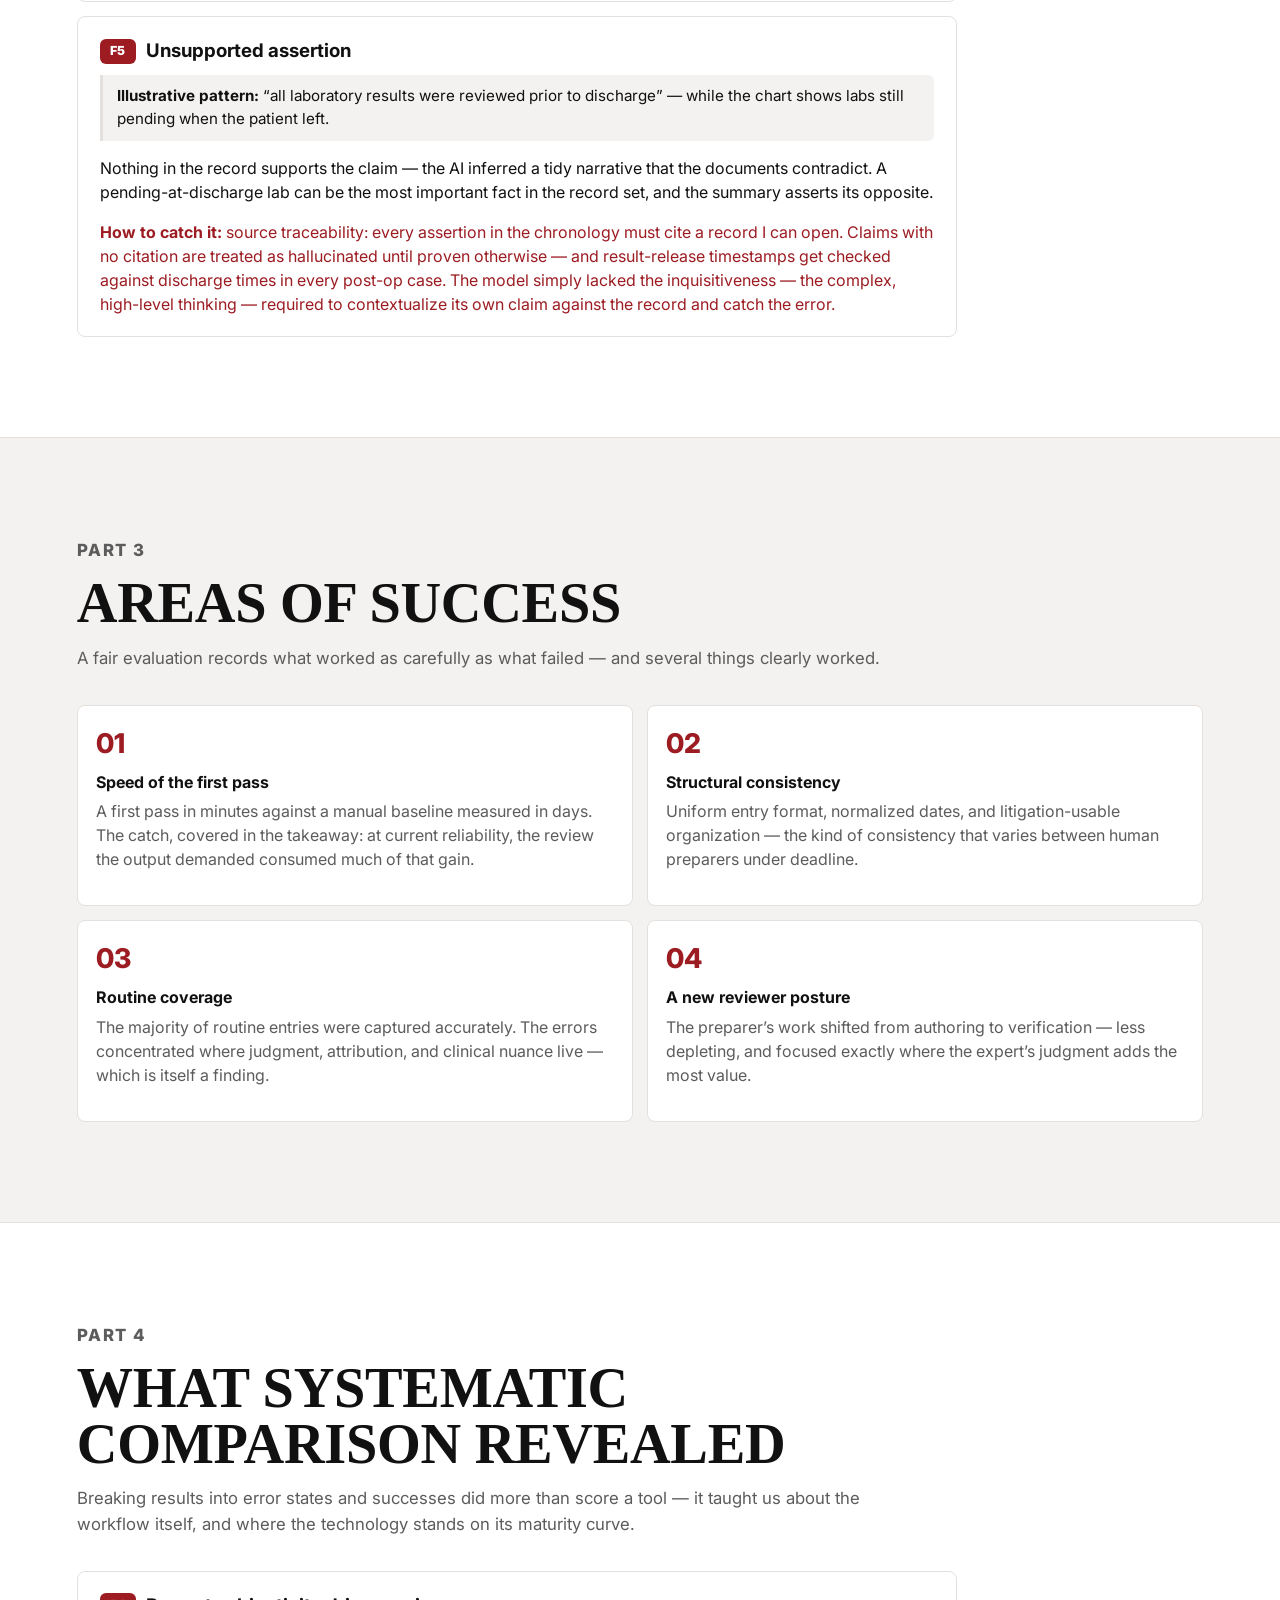
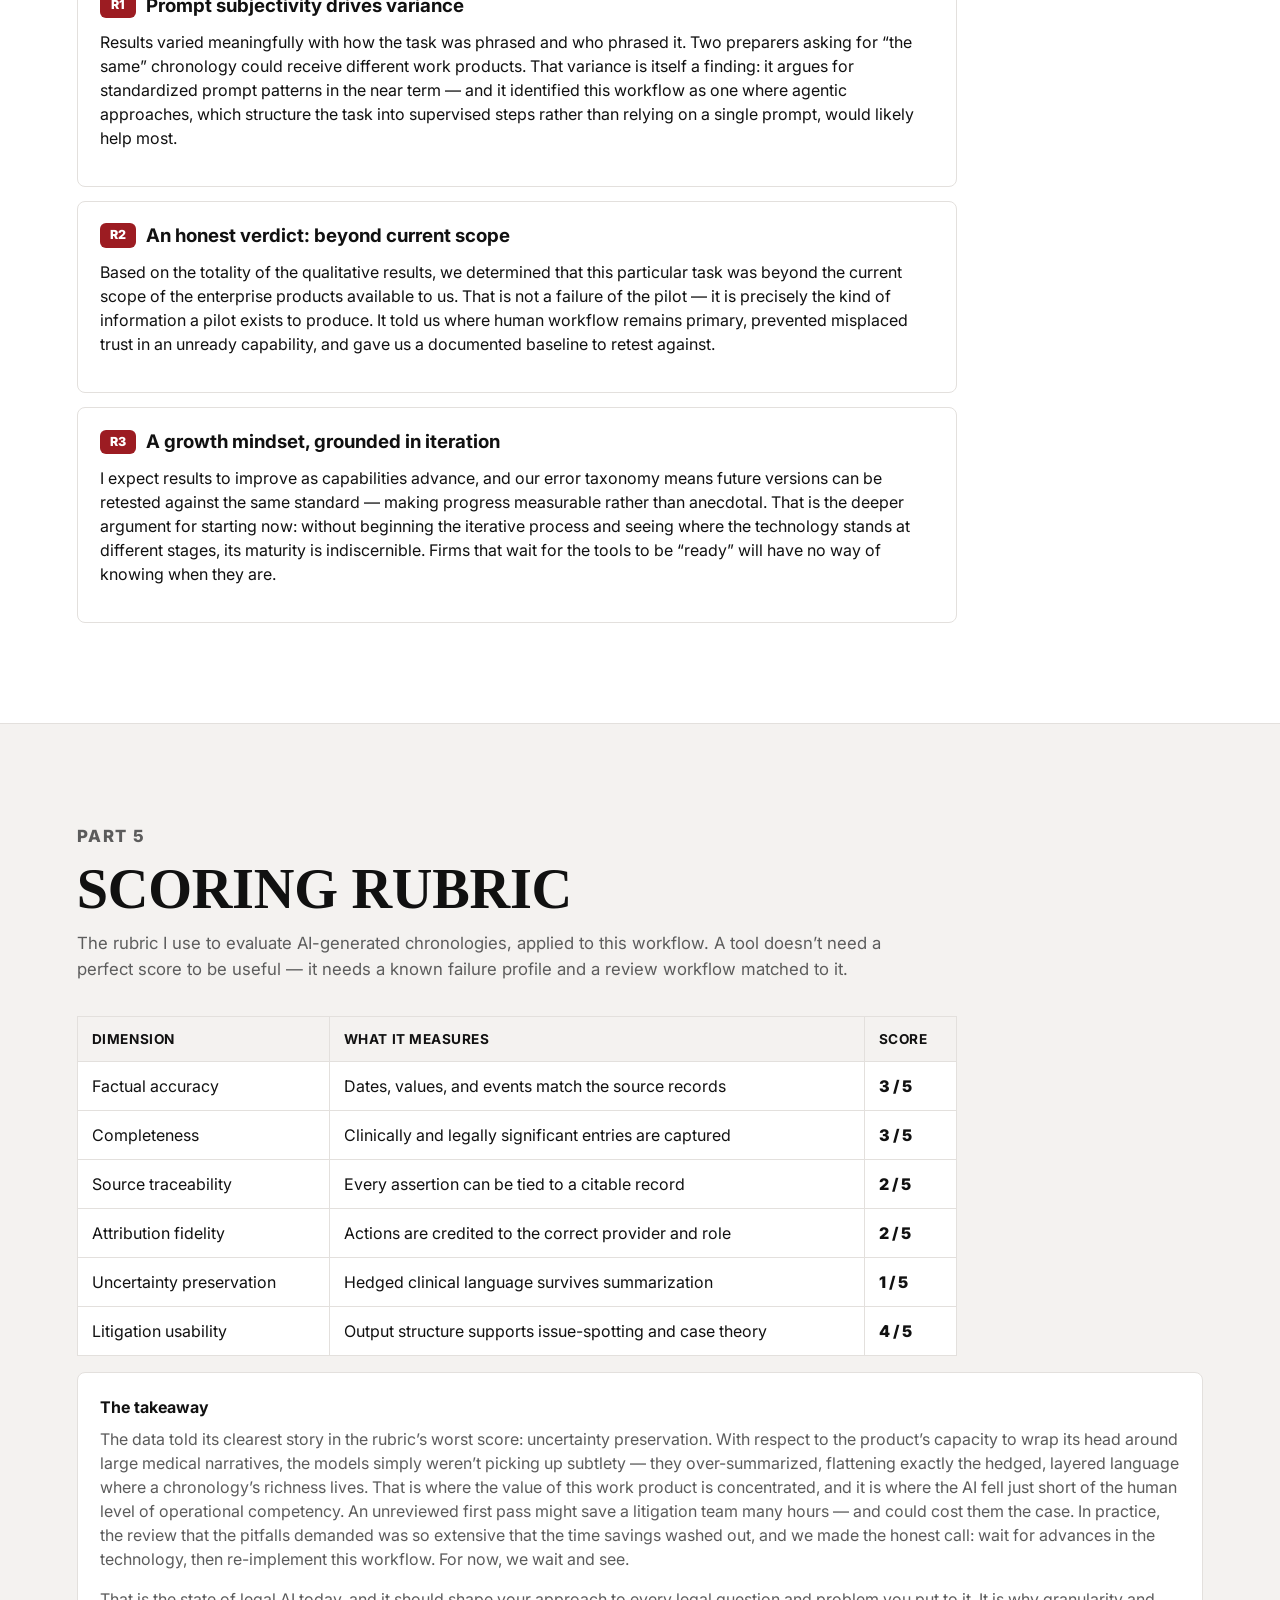
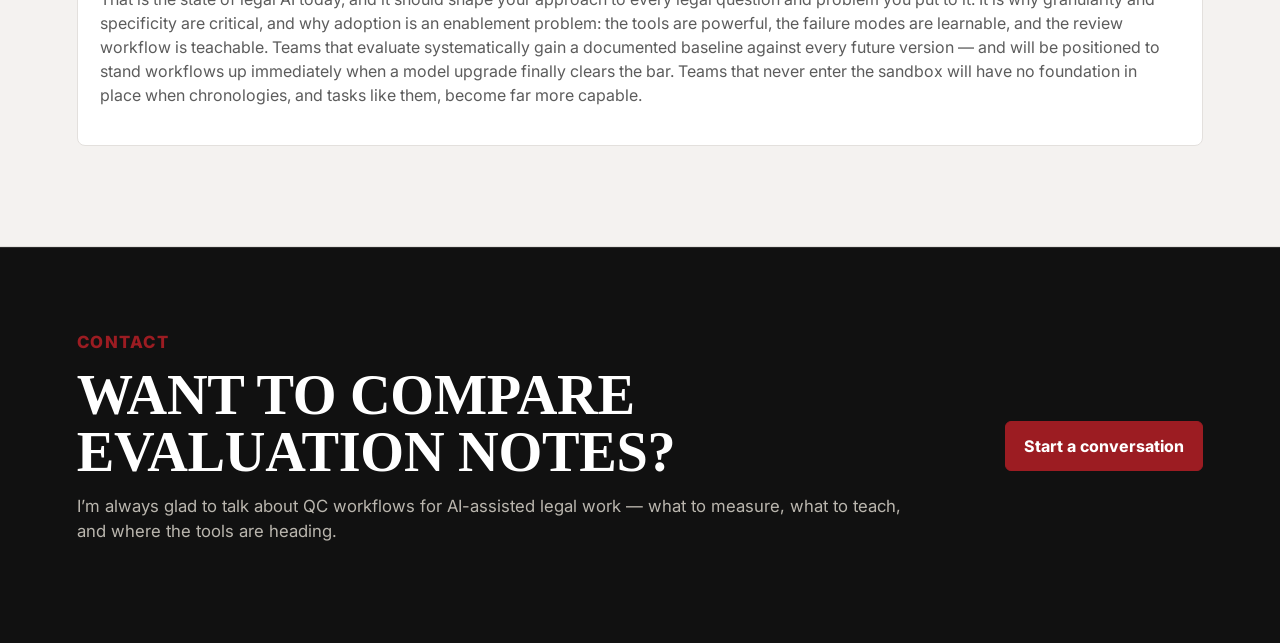
<file: chronology-analysis.html>
<!doctype html>
<html lang="en">
  <head>
    <!-- Google tag (gtag.js) -->
    <script async src="https://www.googletagmanager.com/gtag/js?id=G-5SEJFHV82K"></script>
    <script>
      window.dataLayer = window.dataLayer || [];
      function gtag(){dataLayer.push(arguments);}
      gtag('js', new Date());
      gtag('config', 'G-5SEJFHV82K');
    </script>
    <meta charset="utf-8">
    <meta name="viewport" content="width=device-width, initial-scale=1">
    <title>AI Chronology Analysis: A Worked Case Study | Alex Donnelly</title>
    <meta
      name="description"
      content="A de-identified case study: evaluating an AI-assisted medical chronology workflow against its manual baseline — failure modes, areas of success, a scoring rubric, and what systematic comparison revealed."
    >
    <link rel="icon" href="favicon.svg" type="image/svg+xml">
    <link rel="icon" href="favicon.png" sizes="48x48">
    <link rel="apple-touch-icon" href="apple-touch-icon.png">
    <link rel="preconnect" href="https://fonts.googleapis.com">
    <link rel="preconnect" href="https://fonts.gstatic.com" crossorigin>
    <link href="https://fonts.googleapis.com/css2?family=Archivo:wght@600;700;800&family=Inter:wght@400;500;600;700;800&display=swap" rel="stylesheet">
    <link rel="stylesheet" href="styles.css?v=4">
  </head>
  <body>
    <header class="site-header">
      <a class="brand" href="index.html" aria-label="The Human Layer home">
        <span class="brand-mark" aria-hidden="true">HL</span>
        <span>
          <strong>The Human Layer</strong>
          <small>Alex Donnelly</small>
        </span>
      </a>
      <nav class="nav" aria-label="Primary navigation">
        <a href="index.html#about">About</a>
        <a href="index.html#approach">Approach</a>
        <a href="index.html#experience">Experience</a>
        <a href="index.html#work">Selected work</a>
        <a href="index.html#why">Why Taft</a>
        <a href="index.html#contact">Contact</a>
      </nav>
    </header>

    <main id="top">
      <section class="section">
        <div class="section-heading">
          <p class="eyebrow">Selected analysis &middot; Medical-legal AI</p>
          <h2>Evaluating an AI-assisted medical chronology workflow</h2>
          <p>
            Legal AI tools can summarize a medical record set in minutes. A guiding principle in legal AI: the
            tool is a collaborator, and it should never replace the expert&rsquo;s greatest asset &mdash;
            judgment. The emerging professional skill is knowing how to work with the work product of that AI
            collaborator: when to trust the result, and when to be skeptical of it. This case study walks through
            how I evaluated an AI-assisted chronology workflow, one of the predetermined foci of our pilot: how I
            compared it against the manual baseline, the error states I found, the areas of success, and what the
            totality of results told us.
          </p>
        </div>

        <div class="project-preview" role="note">
          <strong>About this case study</strong>
          <p>
            This page is drawn from real pilot experience, generalized for publication. Every example below is a
            fictionalized composite written to illustrate the patterns I observed. No client information, patient
            data, firm documents, or actual vendor output appears on this page.
          </p>
        </div>
      </section>

      <section class="section muted">
        <div class="section-heading">
          <p class="eyebrow">Part 1</p>
          <h2>The method: same workflow, before and after</h2>
          <p>
            The design was deliberately simple. I took a classic medical-records workflow &mdash; building a
            litigation chronology from a large record set &mdash; and ran it the way we always had: by hand, by
            an experienced preparer, producing a vetted work product. Then I ran the same workflow with an
            AI-assisted first pass, and systematically compared the two: entry by entry, breaking the differences
            down into error states and areas of success. Because the manual version was the baseline, every
            difference was attributable and explainable &mdash; I was not judging the AI against an impression,
            but against the standard the workflow already had to meet.
          </p>
        </div>
      </section>

      <section class="section">
        <div class="section-heading">
          <p class="eyebrow">Part 2</p>
          <h2>Error states: five failure modes</h2>
          <p>
            Most of what the AI produced was accurate &mdash; which is exactly what makes the failures
            dangerous. Each finding below pairs an illustrative pattern with the litigation stakes and the review
            technique that catches it before it reaches an attorney.
          </p>
        </div>

        <div class="findings-list">
          <article class="finding">
            <h3><span>F1</span> Date error</h3>
            <p class="vs"><strong>Illustrative pattern:</strong> the summary mistakenly places surgery on March
            15; the operative note header reads March 14. The software misread an attending&rsquo;s note as the
            original operative note.</p>
            <p>
              A one-day slip looks trivial until the timeline becomes the case. In a delayed-diagnosis theory,
              every interval &mdash; surgery to symptoms, symptoms to discharge, discharge to re-presentation
              &mdash; is an argument. Medical records are subtle and complex: they are iterative, new layers are
              placed over older ones, and learning to interpret them takes time. Right now, our staff are better
              than the AI at that. An incorrect anchor date silently shifts all of them.
            </p>
            <p class="catch"><strong>How to catch it:</strong> never accept a date from a summary; verify every
            date against the document header, not the narrative. Dates are the first thing I anchor-check.</p>
          </article>

          <article class="finding">
            <h3><span>F2</span> Critical omission</h3>
            <p class="vs"><strong>Illustrative pattern:</strong> the summary skips an overnight nursing flow
            sheet documenting tachycardia, a low-grade fever, and a page to the on-call physician. The AI failed
            to connect two disparate parts of the record &mdash; the flow sheet and the related provider notes
            sat a thousand pages apart, and the size and complexity of the set overwhelmed it.</p>
            <p>
              The omitted record is the earliest documented sign of deterioration &mdash; and it&rsquo;s nursing
              documentation, which AI summarizers under-weight relative to physician notes. Whether the first
              warning came at 4:10 or 4:55 can decide what the discharging physician should have known. Learning
              to weave a record&rsquo;s scattered layers together takes human preparers years &mdash; and at this
              stage, some tasks are simply too large and diffuse for the tools.
            </p>
            <p class="catch"><strong>How to catch it:</strong> a completeness sweep keyed to vital-sign entries
            and pages/escalations, not just provider notes. I reconcile the chronology against a document
            inventory before reading a single summary sentence.</p>
          </article>

          <article class="finding">
            <h3><span>F3</span> Misattribution</h3>
            <p class="vs"><strong>Illustrative pattern:</strong> an overnight evaluation by a resident is
            attributed to the attending physician.</p>
            <p>
              Who knew what, and at what level of responsibility, is the spine of a malpractice case. Attributing
              a resident&rsquo;s hedged overnight impression to the attending misstates the supervision chain
              &mdash; and would hand opposing counsel an impeachment moment at deposition.
            </p>
            <p class="catch"><strong>How to catch it:</strong> an author cross-check: every actor named in the
            chronology gets verified against the signature block of the cited record. The mechanism here mirrors
            the date error &mdash; confusion between layered notes, this time about a note&rsquo;s author rather
            than its date. That ambiguity is common in provider notes, and discerning it is a skill preparers
            build with experience.</p>
          </article>

          <article class="finding">
            <h3><span>F4</span> Certainty inflation</h3>
            <p class="vs"><strong>Illustrative pattern:</strong> &ldquo;possible early infection versus normal
            post-operative inflammation&rdquo; becomes &ldquo;patient was diagnosed with a post-operative
            infection.&rdquo;</p>
            <p>
              The record documents a differential &mdash; clinical uncertainty &mdash; and the AI flattened it
              into a diagnosis. That single word change reverses the case: if infection was &ldquo;diagnosed,&rdquo;
              discharge that morning is indefensible; if it was one possibility being monitored, the standard of
              care question is live. This is the most consequential failure mode I encounter.
            </p>
            <p class="catch"><strong>How to catch it:</strong> hedge-language preservation review &mdash; every
            &ldquo;possible,&rdquo; &ldquo;versus,&rdquo; &ldquo;rule out,&rdquo; and &ldquo;monitor&rdquo; in a
            source must survive into the summary or the summary is wrong.</p>
          </article>

          <article class="finding">
            <h3><span>F5</span> Unsupported assertion</h3>
            <p class="vs"><strong>Illustrative pattern:</strong> &ldquo;all laboratory results were reviewed
            prior to discharge&rdquo; &mdash; while the chart shows labs still pending when the patient left.</p>
            <p>
              Nothing in the record supports the claim &mdash; the AI inferred a tidy narrative that the
              documents contradict. A pending-at-discharge lab can be the most important fact in the record set,
              and the summary asserts its opposite.
            </p>
            <p class="catch"><strong>How to catch it:</strong> source traceability: every assertion in the
            chronology must cite a record I can open. Claims with no citation are treated as hallucinated until
            proven otherwise &mdash; and result-release timestamps get checked against discharge times in every
            post-op case. The model simply lacked the inquisitiveness &mdash; the complex, high-level thinking
            &mdash; required to contextualize its own claim against the record and catch the error.</p>
          </article>
        </div>
      </section>

      <section class="section muted">
        <div class="section-heading">
          <p class="eyebrow">Part 3</p>
          <h2>Areas of success</h2>
          <p>
            A fair evaluation records what worked as carefully as what failed &mdash; and several things clearly
            worked.
          </p>
        </div>

        <div class="enablement-cards">
          <article>
            <span>01</span>
            <h4>Speed of the first pass</h4>
            <p>A first pass in minutes against a manual baseline measured in days. The catch, covered in the
            takeaway: at current reliability, the review the output demanded consumed much of that gain.</p>
          </article>
          <article>
            <span>02</span>
            <h4>Structural consistency</h4>
            <p>Uniform entry format, normalized dates, and litigation-usable organization &mdash; the kind of
            consistency that varies between human preparers under deadline.</p>
          </article>
          <article>
            <span>03</span>
            <h4>Routine coverage</h4>
            <p>The majority of routine entries were captured accurately. The errors concentrated where judgment,
            attribution, and clinical nuance live &mdash; which is itself a finding.</p>
          </article>
          <article>
            <span>04</span>
            <h4>A new reviewer posture</h4>
            <p>The preparer&rsquo;s work shifted from authoring to verification &mdash; less depleting, and
            focused exactly where the expert&rsquo;s judgment adds the most value.</p>
          </article>
        </div>
      </section>

      <section class="section">
        <div class="section-heading">
          <p class="eyebrow">Part 4</p>
          <h2>What systematic comparison revealed</h2>
          <p>
            Breaking results into error states and successes did more than score a tool &mdash; it taught us
            about the workflow itself, and where the technology stands on its maturity curve.
          </p>
        </div>

        <div class="findings-list">
          <article class="finding">
            <h3><span>R1</span> Prompt subjectivity drives variance</h3>
            <p>
              Results varied meaningfully with how the task was phrased and who phrased it. Two preparers asking
              for &ldquo;the same&rdquo; chronology could receive different work products. That variance is itself
              a finding: it argues for standardized prompt patterns in the near term &mdash; and it identified
              this workflow as one where agentic approaches, which structure the task into supervised steps rather
              than relying on a single prompt, would likely help most.
            </p>
          </article>
          <article class="finding">
            <h3><span>R2</span> An honest verdict: beyond current scope</h3>
            <p>
              Based on the totality of the qualitative results, we determined that this particular task was
              beyond the current scope of the enterprise products available to us. That is not a failure of the
              pilot &mdash; it is precisely the kind of information a pilot exists to produce. It told us where
              human workflow remains primary, prevented misplaced trust in an unready capability, and gave us a
              documented baseline to retest against.
            </p>
          </article>
          <article class="finding">
            <h3><span>R3</span> A growth mindset, grounded in iteration</h3>
            <p>
              I expect results to improve as capabilities advance, and our error taxonomy means future versions
              can be retested against the same standard &mdash; making progress measurable rather than anecdotal.
              That is the deeper argument for starting now: without beginning the iterative process and seeing
              where the technology stands at different stages, its maturity is indiscernible. Firms that wait for
              the tools to be &ldquo;ready&rdquo; will have no way of knowing when they are.
            </p>
          </article>
        </div>
      </section>

      <section class="section muted">
        <div class="section-heading">
          <p class="eyebrow">Part 5</p>
          <h2>Scoring rubric</h2>
          <p>
            The rubric I use to evaluate AI-generated chronologies, applied to this workflow. A tool doesn&rsquo;t
            need a perfect score to be useful &mdash; it needs a known failure profile and a review workflow
            matched to it.
          </p>
        </div>

        <table class="rubric">
          <thead>
            <tr><th>Dimension</th><th>What it measures</th><th>Score</th></tr>
          </thead>
          <tbody>
            <tr><td>Factual accuracy</td><td>Dates, values, and events match the source records</td><td>3 / 5</td></tr>
            <tr><td>Completeness</td><td>Clinically and legally significant entries are captured</td><td>3 / 5</td></tr>
            <tr><td>Source traceability</td><td>Every assertion can be tied to a citable record</td><td>2 / 5</td></tr>
            <tr><td>Attribution fidelity</td><td>Actions are credited to the correct provider and role</td><td>2 / 5</td></tr>
            <tr><td>Uncertainty preservation</td><td>Hedged clinical language survives summarization</td><td>1 / 5</td></tr>
            <tr><td>Litigation usability</td><td>Output structure supports issue-spotting and case theory</td><td>4 / 5</td></tr>
          </tbody>
        </table>

        <div class="project-preview" role="note">
          <strong>The takeaway</strong>
          <p>
            The data told its clearest story in the rubric&rsquo;s worst score: uncertainty preservation. With
            respect to the product&rsquo;s capacity to wrap its head around large medical narratives, the models
            simply weren&rsquo;t picking up subtlety &mdash; they over-summarized, flattening exactly the hedged,
            layered language where a chronology&rsquo;s richness lives. That is where the value of this work
            product is concentrated, and it is where the AI fell just short of the human level of operational
            competency. An unreviewed first pass might save a litigation team many hours &mdash; and could cost
            them the case. In practice, the review that the pitfalls demanded was so extensive that the time
            savings washed out, and we made the honest call: wait for advances in the technology, then
            re-implement this workflow. For now, we wait and see.
          </p>
          <p>
            That is the state of legal AI today, and it should shape your approach to every legal question and
            problem you put to it. It is why granularity and specificity are critical, and why adoption is an
            enablement problem: the tools are powerful, the failure modes are learnable, and the review workflow
            is teachable. Teams that evaluate systematically gain a documented baseline against every future
            version &mdash; and will be positioned to stand workflows up immediately when a model upgrade finally
            clears the bar. Teams that never enter the sandbox will have no foundation in place when chronologies,
            and tasks like them, become far more capable.
          </p>
        </div>
      </section>

      <section class="contact-section">
        <div>
          <p class="eyebrow">Contact</p>
          <h2>Want to compare evaluation notes?</h2>
          <p>
            I&rsquo;m always glad to talk about QC workflows for AI-assisted legal work &mdash; what to measure,
            what to teach, and where the tools are heading.
          </p>
        </div>
        <a class="button primary" href="mailto:a.james.donnelly@gmail.com">Start a conversation</a>
      </section>
    </main>
  </body>
</html>
</file>
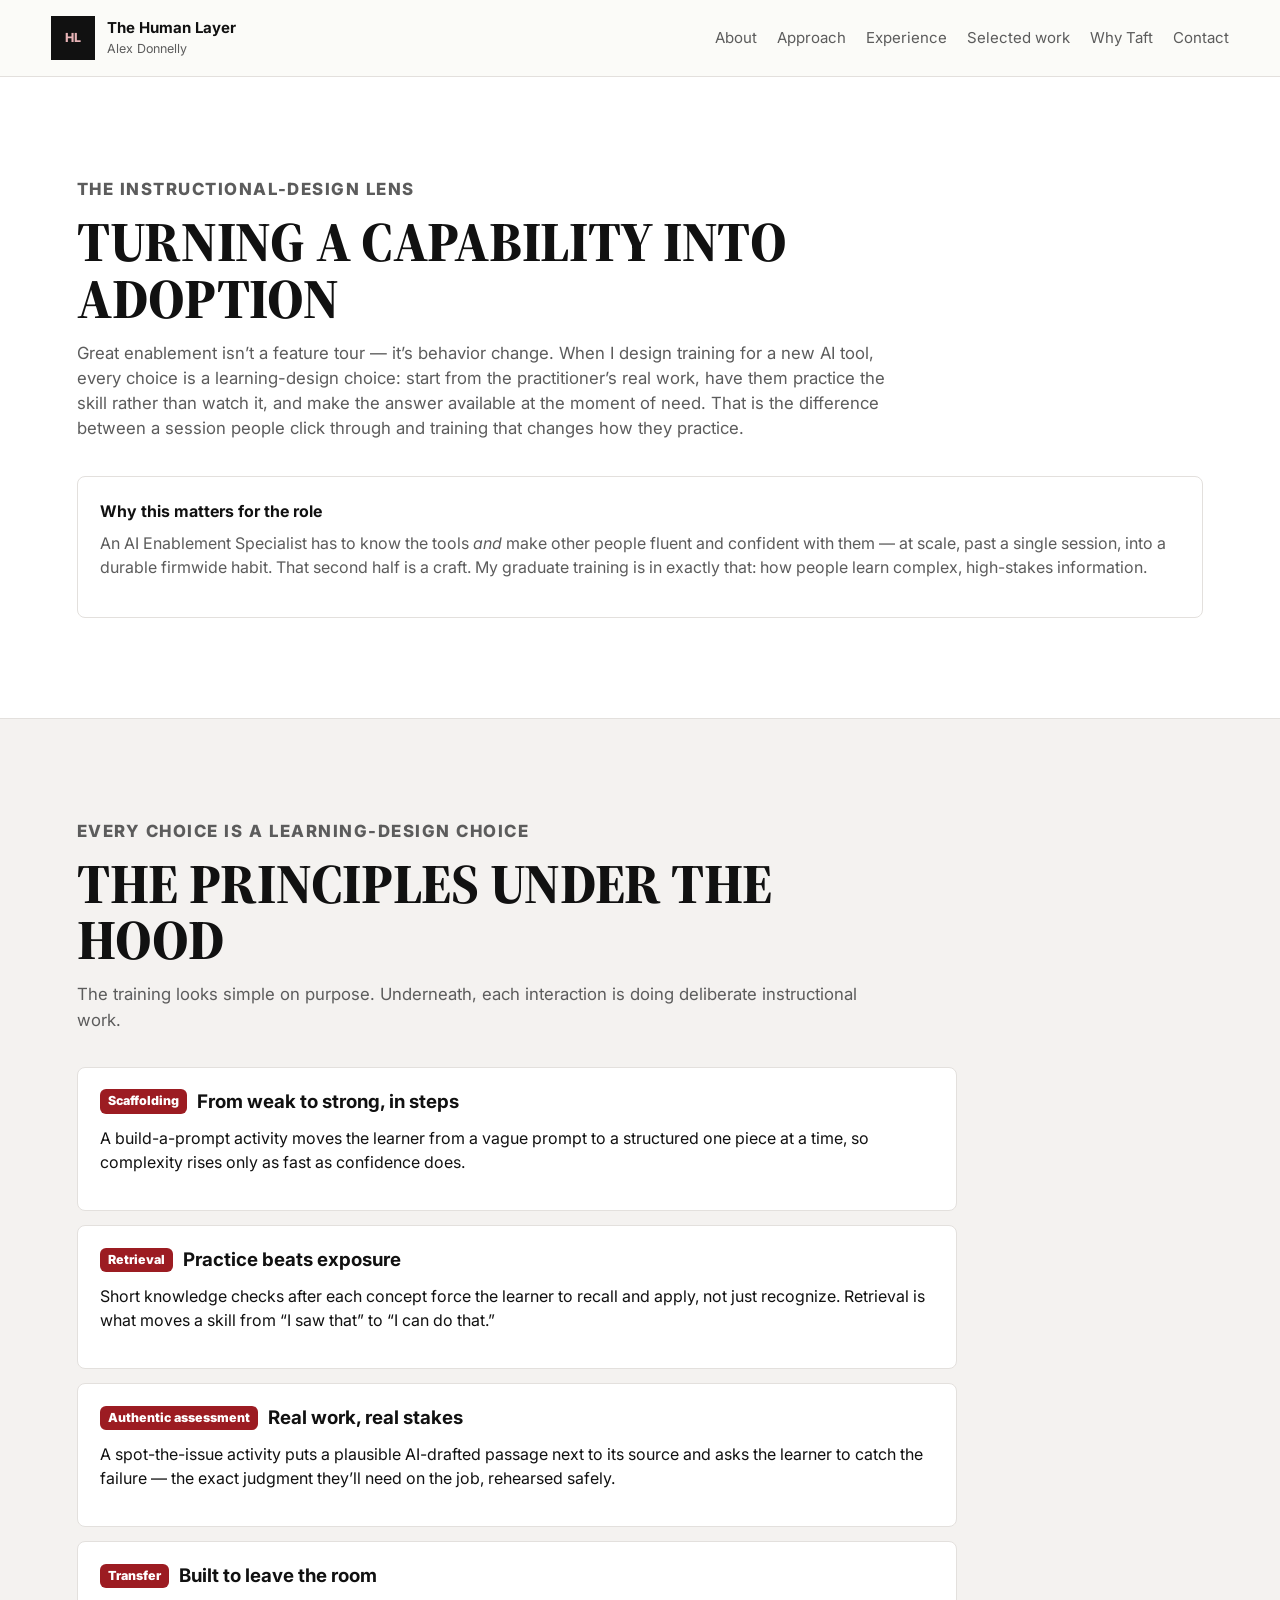
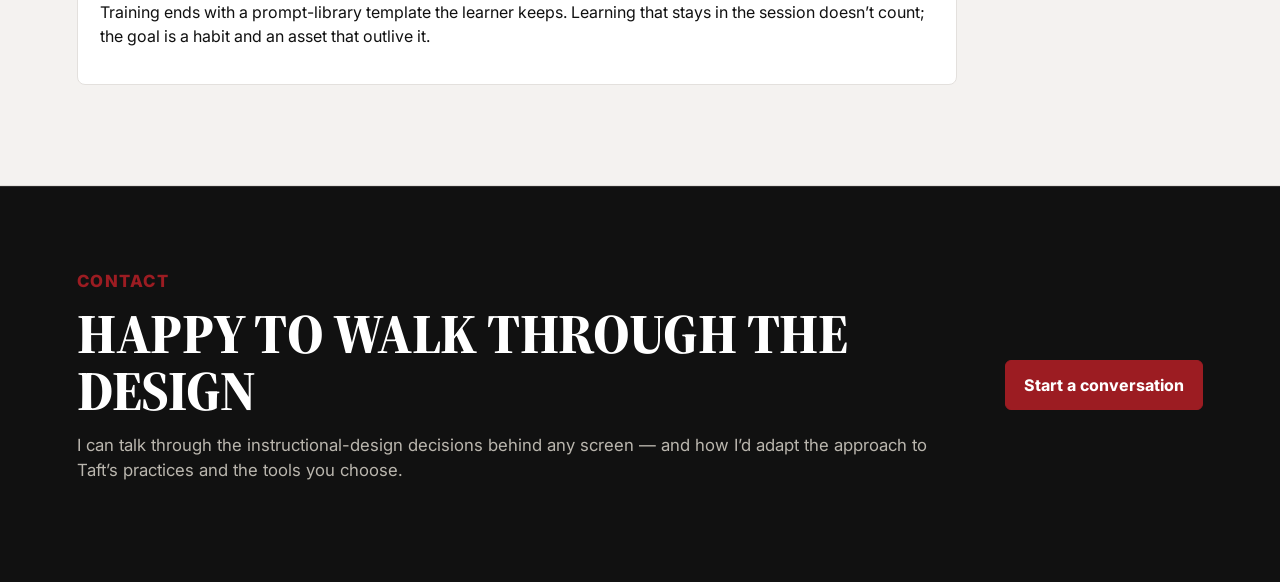
<file: learning-design.html>
<!doctype html>
<html lang="en">
  <head>
    <meta charset="utf-8">
    <meta name="viewport" content="width=device-width, initial-scale=1">
    <title>The Instructional-Design Lens | Alex Donnelly</title>
    <meta name="description" content="The learning-design thinking behind AI enablement — scaffolding, retrieval practice, authentic assessment, and transfer. Turning a capability into durable, firmwide adoption.">
    <link rel="icon" href="favicon.svg" type="image/svg+xml">
    <link rel="icon" href="favicon.png" sizes="48x48">
    <link rel="apple-touch-icon" href="apple-touch-icon.png">
    <link rel="preconnect" href="https://fonts.googleapis.com">
    <link rel="preconnect" href="https://fonts.gstatic.com" crossorigin>
    <link href="https://fonts.googleapis.com/css2?family=Source+Serif+4:opsz,wght@8..60,600;8..60,700&family=Inter:wght@400;500;600;700;800&display=swap" rel="stylesheet">
    <link rel="stylesheet" href="styles.css?v=1">
  </head>
  <body>
    <header class="site-header">
      <a class="brand" href="index.html" aria-label="The Human Layer home">
        <span class="brand-mark" aria-hidden="true">HL</span>
        <span>
          <strong>The Human Layer</strong>
          <small>Alex Donnelly</small>
        </span>
      </a>
      <nav class="nav" aria-label="Primary navigation">
        <a href="index.html#about">About</a>
        <a href="index.html#approach">Approach</a>
        <a href="index.html#experience">Experience</a>
        <a href="index.html#work">Selected work</a>
        <a href="index.html#why">Why Taft</a>
        <a href="index.html#contact">Contact</a>
      </nav>
    </header>

    <main id="top">
      <section class="section">
        <div class="section-heading">
          <p class="eyebrow">The instructional-design lens</p>
          <h2>Turning a capability into adoption</h2>
          <p>
            Great enablement isn&rsquo;t a feature tour &mdash; it&rsquo;s behavior change. When I design training
            for a new AI tool, every choice is a learning-design choice: start from the practitioner&rsquo;s real
            work, have them practice the skill rather than watch it, and make the answer available at the moment of
            need. That is the difference between a session people click through and training that changes how they
            practice.
          </p>
        </div>
        <div class="project-preview" role="note">
          <strong>Why this matters for the role</strong>
          <p>
            An AI Enablement Specialist has to know the tools <em>and</em> make other people fluent and confident
            with them &mdash; at scale, past a single session, into a durable firmwide habit. That second half is a
            craft. My graduate training is in exactly that: how people learn complex, high-stakes information.
          </p>
        </div>
      </section>

      <section class="section muted">
        <div class="section-heading">
          <p class="eyebrow">Every choice is a learning-design choice</p>
          <h2>The principles under the hood</h2>
          <p>
            The training looks simple on purpose. Underneath, each interaction is doing deliberate instructional
            work.
          </p>
        </div>
        <div class="findings-list">
          <article class="finding">
            <h3><span>Scaffolding</span> From weak to strong, in steps</h3>
            <p>
              A build-a-prompt activity moves the learner from a vague prompt to a structured one piece at a time,
              so complexity rises only as fast as confidence does.
            </p>
          </article>
          <article class="finding">
            <h3><span>Retrieval</span> Practice beats exposure</h3>
            <p>
              Short knowledge checks after each concept force the learner to recall and apply, not just recognize.
              Retrieval is what moves a skill from &ldquo;I saw that&rdquo; to &ldquo;I can do that.&rdquo;
            </p>
          </article>
          <article class="finding">
            <h3><span>Authentic assessment</span> Real work, real stakes</h3>
            <p>
              A spot-the-issue activity puts a plausible AI-drafted passage next to its source and asks the learner
              to catch the failure &mdash; the exact judgment they&rsquo;ll need on the job, rehearsed safely.
            </p>
          </article>
          <article class="finding">
            <h3><span>Transfer</span> Built to leave the room</h3>
            <p>
              Training ends with a prompt-library template the learner keeps. Learning that stays in the session
              doesn&rsquo;t count; the goal is a habit and an asset that outlive it.
            </p>
          </article>
        </div>
      </section>

      <section class="contact-section">
        <div>
          <p class="eyebrow">Contact</p>
          <h2>Happy to walk through the design</h2>
          <p>
            I can talk through the instructional-design decisions behind any screen &mdash; and how I&rsquo;d adapt
            the approach to Taft&rsquo;s practices and the tools you choose.
          </p>
        </div>
        <a class="button primary" href="mailto:a.james.donnelly@gmail.com">Start a conversation</a>
      </section>
    </main>
  </body>
</html>
</file>
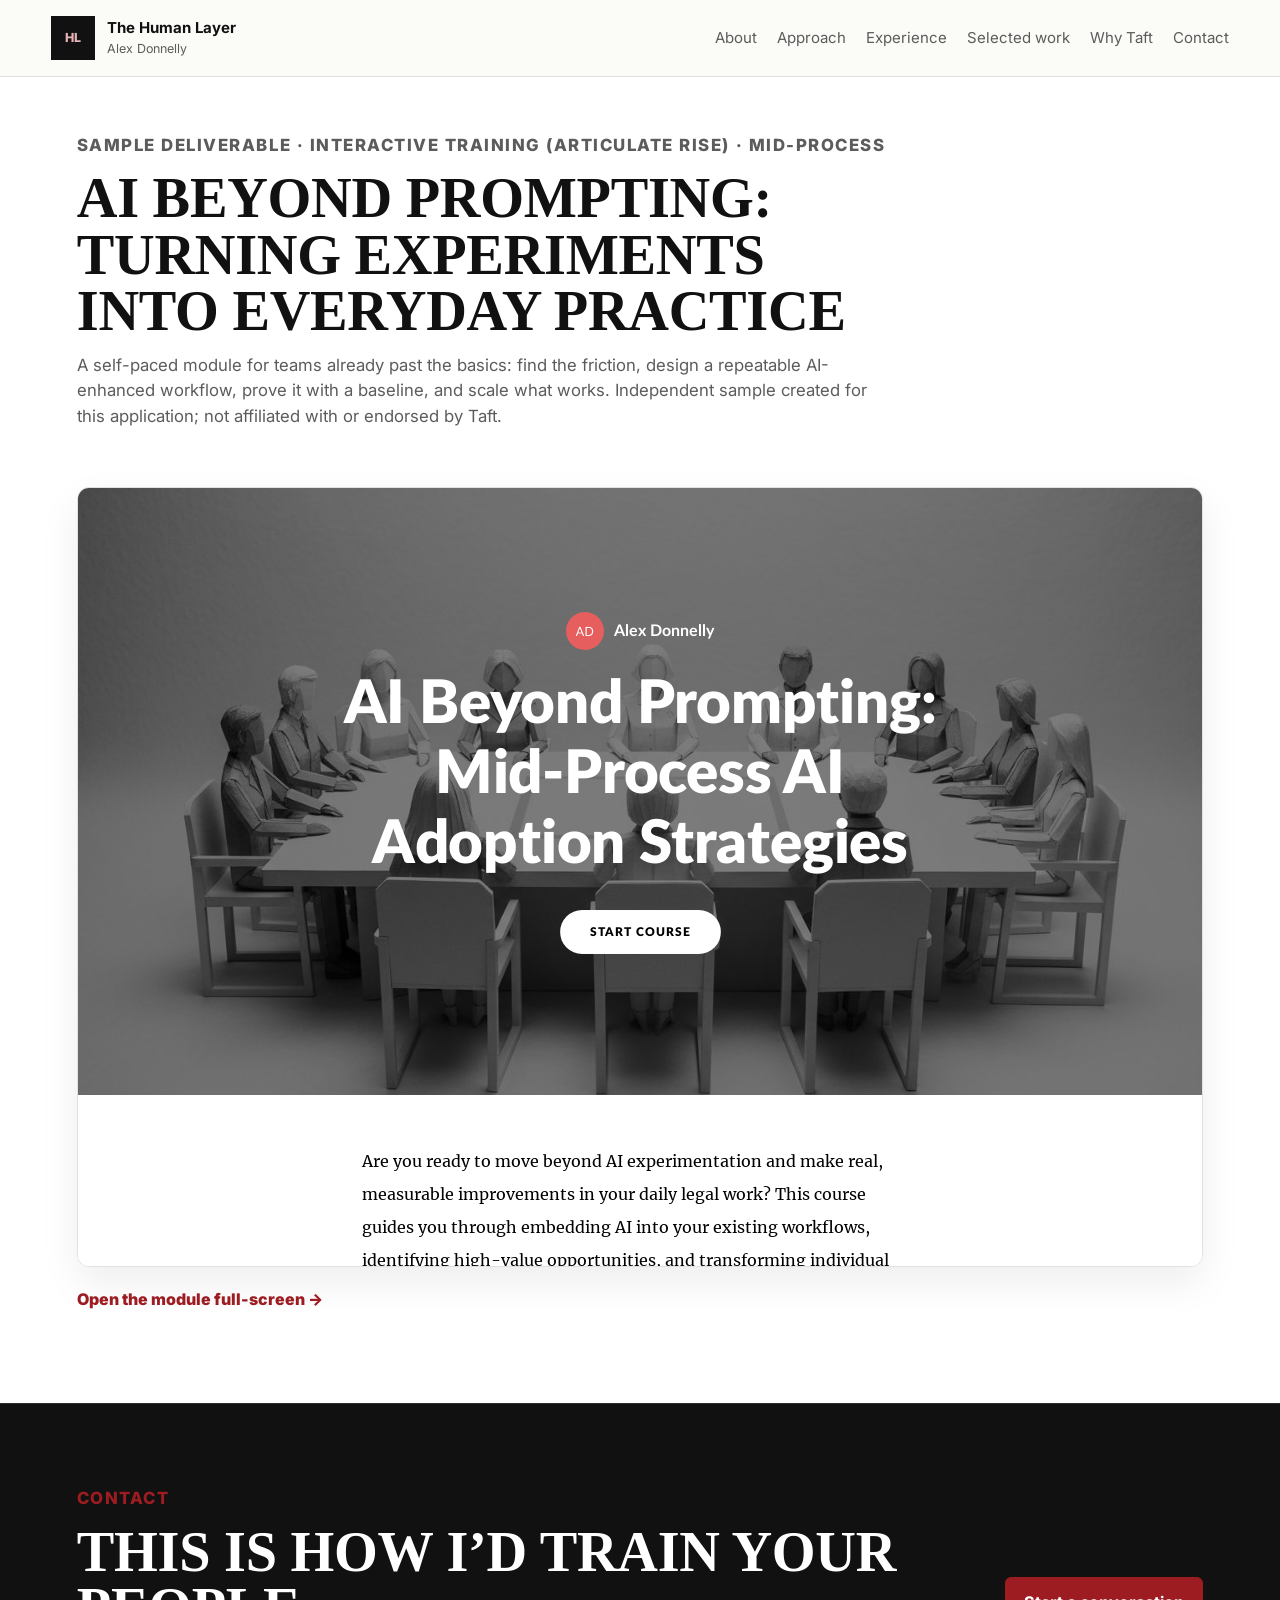
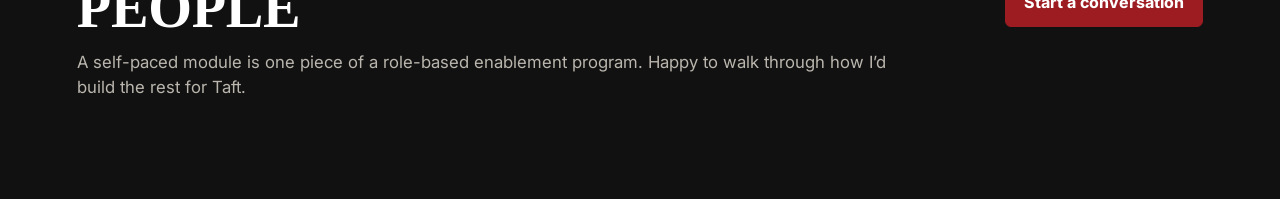
<file: module.html>
<!doctype html>
<html lang="en">
  <head>
    <!-- Google tag (gtag.js) -->
    <script async src="https://www.googletagmanager.com/gtag/js?id=G-5SEJFHV82K"></script>
    <script>
      window.dataLayer = window.dataLayer || [];
      function gtag(){dataLayer.push(arguments);}
      gtag('js', new Date());
      gtag('config', 'G-5SEJFHV82K');
    </script>
    <meta charset="utf-8">
    <meta name="viewport" content="width=device-width, initial-scale=1">
    <title>Interactive Module: AI Beyond Prompting | Alex Donnelly</title>
    <meta
      name="description"
      content="An interactive module (Articulate Rise) for teams already using AI: moving from individual experiments to repeatable, measured workflows — mapping friction, designing AI-enhanced workflows, proving value, and scaling what works."
    >
    <link rel="icon" href="favicon.svg" type="image/svg+xml">
    <link rel="icon" href="favicon.png" sizes="48x48">
    <link rel="apple-touch-icon" href="apple-touch-icon.png">
    <link rel="preconnect" href="https://fonts.googleapis.com">
    <link rel="preconnect" href="https://fonts.gstatic.com" crossorigin>
    <link href="https://fonts.googleapis.com/css2?family=Inter:wght@400;500;600;700;800&display=swap" rel="stylesheet">
    <link rel="stylesheet" href="styles.css?v=4">
    <style>
      .course-intro { padding: clamp(32px, 5vw, 56px) clamp(18px, 6vw, 80px) 8px; }
      .course-frame-wrap { padding: 16px clamp(18px, 6vw, 80px) clamp(40px, 6vw, 80px); }
      .course-frame {
        width: 100%;
        height: calc(100svh - 120px);
        min-height: 560px;
        border: 1px solid var(--line);
        border-radius: 12px;
        box-shadow: var(--shadow);
        background: var(--white);
      }
      .course-fallback {
        display: grid; gap: 8px; padding: 28px;
        border: 1px dashed var(--line); border-radius: 12px;
        background: var(--soft); color: var(--muted);
      }
    </style>
  </head>
  <body>
    <header class="site-header">
      <a class="brand" href="index.html" aria-label="The Human Layer home">
        <span class="brand-mark" aria-hidden="true">HL</span>
        <span>
          <strong>The Human Layer</strong>
          <small>Alex Donnelly</small>
        </span>
      </a>
      <nav class="nav" aria-label="Primary navigation">
        <a href="index.html#about">About</a>
        <a href="index.html#approach">Approach</a>
        <a href="index.html#experience">Experience</a>
        <a href="index.html#work">Selected work</a>
        <a href="index.html#why">Why Taft</a>
        <a href="index.html#contact">Contact</a>
      </nav>
    </header>

    <main id="top">
      <section class="course-intro">
        <div class="section-heading">
          <p class="eyebrow">Sample deliverable &middot; Interactive training (Articulate Rise) &middot; Mid-process</p>
          <h2>AI beyond prompting: turning experiments into everyday practice</h2>
          <p>
            A self-paced module for teams already past the basics: find the friction, design a repeatable
            AI-enhanced workflow, prove it with a baseline, and scale what works. Independent sample created for
            this application; not affiliated with or endorsed by Taft.
          </p>
        </div>
      </section>

      <section class="course-frame-wrap">
        <iframe
          class="course-frame"
          src="midprocess-module/index.html"
          title="Interactive module: AI beyond prompting"
          allowfullscreen
          loading="lazy"
        ></iframe>
        <noscript>
          <div class="course-fallback">
            <strong>This module needs JavaScript.</strong>
            <span>Enable JavaScript, or <a href="midprocess-module/index.html">open the module in a new tab</a>.</span>
          </div>
        </noscript>
        <p style="margin-top:14px">
          <a class="text-button" href="midprocess-module/index.html">Open the module full-screen &rarr;</a>
        </p>
      </section>

      <section class="contact-section">
        <div>
          <p class="eyebrow">Contact</p>
          <h2>This is how I&rsquo;d train your people</h2>
          <p>
            A self-paced module is one piece of a role-based enablement program. Happy to walk through how
            I&rsquo;d build the rest for Taft.
          </p>
        </div>
        <a class="button primary" href="mailto:a.james.donnelly@gmail.com">Start a conversation</a>
      </section>
    </main>
  </body>
</html>
</file>
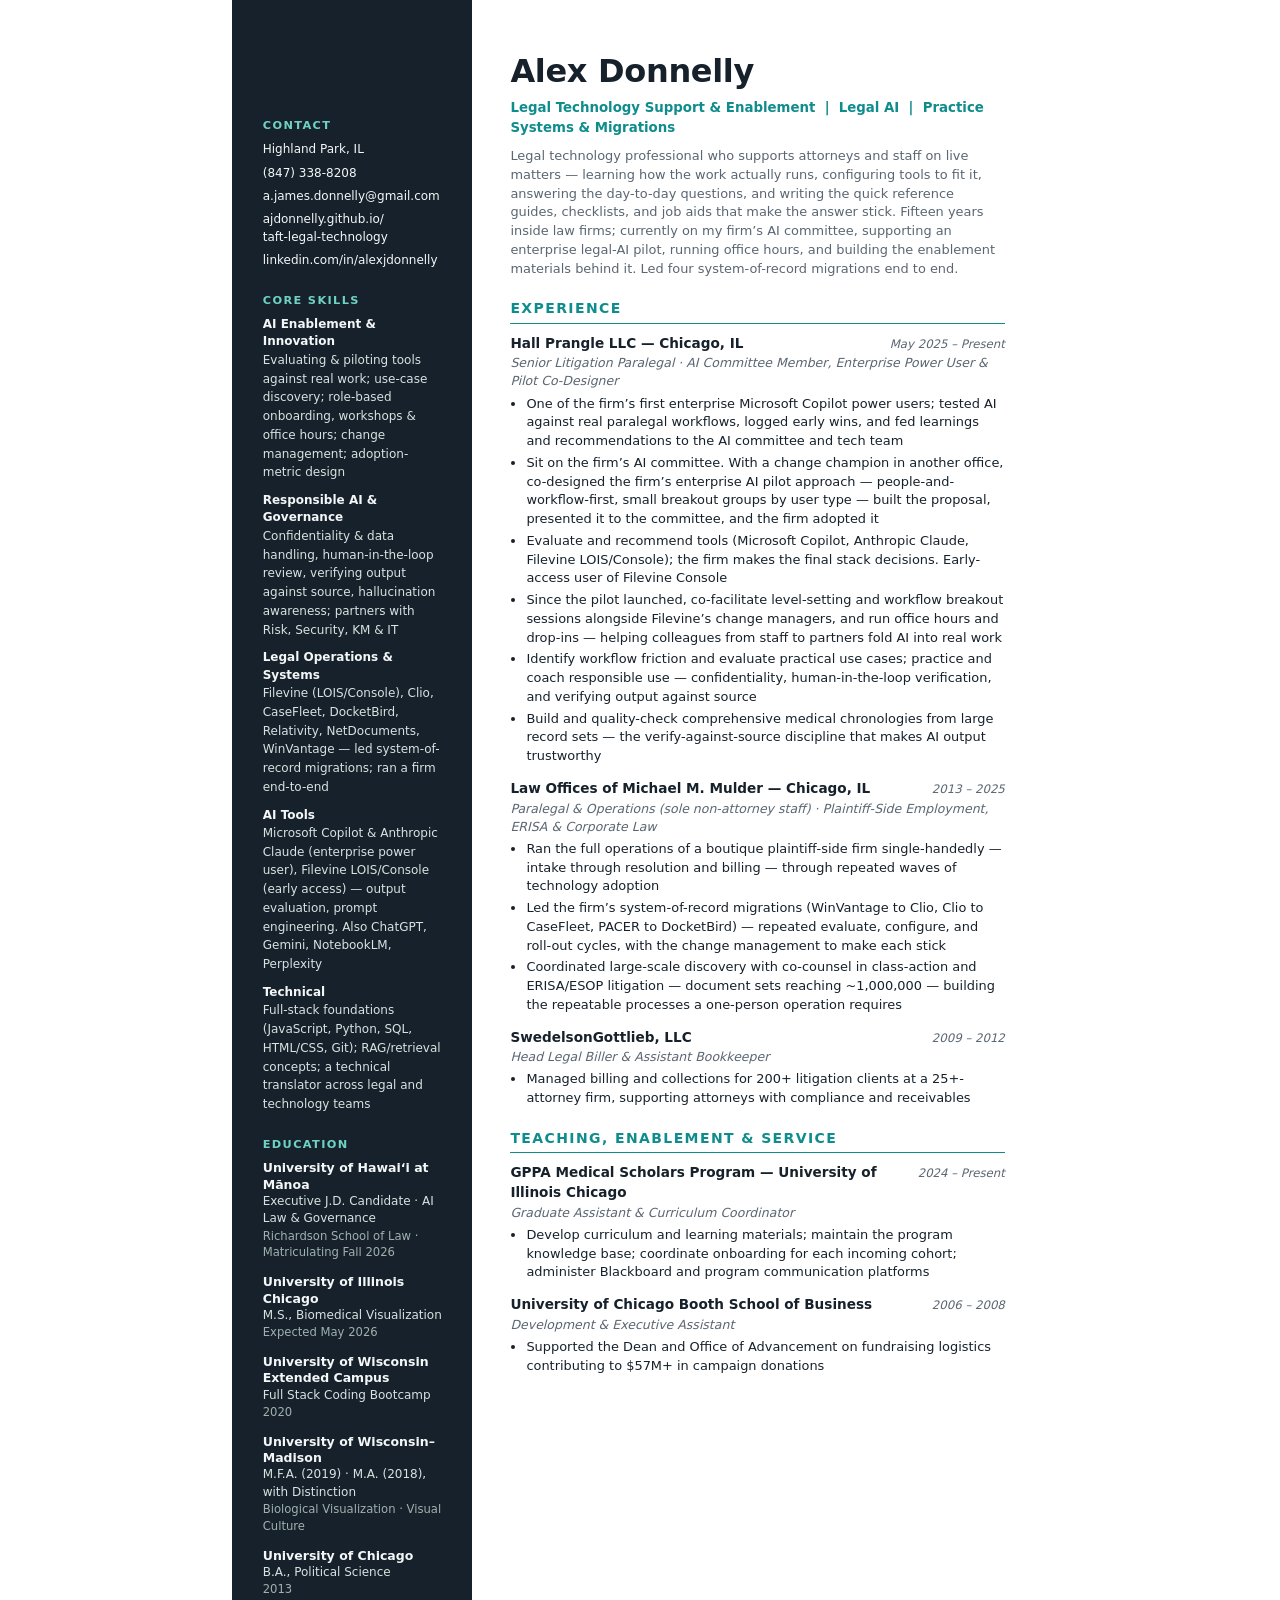
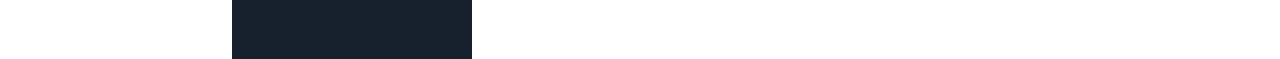
<file: resume.html>
<!doctype html>
<html lang="en">
<head>
<meta charset="utf-8">
<meta name="viewport" content="width=device-width, initial-scale=1">
<title>Alex Donnelly — Resume</title>
<style>
  :root{ --ink:#16212b; --muted:#5a6672; --line:#d8dee2; --paper:#ffffff; --teal:#0f8c8c; --sidebar-w:2.5in; }
  *{ box-sizing:border-box; }
  html,body{ margin:0; padding:0; background:transparent; color:var(--ink);
    font-family:Inter,ui-sans-serif,system-ui,-apple-system,"Segoe UI",Arial,sans-serif; font-size:9.7pt; line-height:1.45; }
  @media print{ body::before{ content:""; position:fixed; top:0; bottom:0; left:0; width:var(--sidebar-w); background:var(--ink); z-index:-1; } }
  .page{ display:grid; grid-template-columns:var(--sidebar-w) 1fr; max-width:8.5in; margin:0 auto; }
  .sidebar{ color:#f4f7f7; background:var(--ink); padding:0.55in 0.28in 0.4in 0.32in; }
  .main{ background:var(--paper); }
  .sidebar h2{ margin:0 0 8px; font-size:8.5pt; font-weight:800; letter-spacing:.12em; text-transform:uppercase; color:#6fd3c4; }
  .sidebar section{ margin-bottom:22px; }
  .contact p{ margin:0 0 6px; font-size:9pt; word-break:break-word; }
  .contact a{ color:inherit; text-decoration:none; }
  .edu-item{ margin-bottom:13px; }
  .edu-item strong{ display:block; font-size:9.4pt; line-height:1.3; }
  .edu-item em{ display:block; font-style:normal; color:#d7e3e1; font-size:9pt; }
  .edu-item span{ display:block; color:#9fb1ae; font-size:8.7pt; }
  .skill-group{ margin-bottom:10px; }
  .skill-group strong{ display:block; font-size:9pt; }
  .skill-group span{ color:#d7e3e1; font-size:9pt; }
  .main{ padding:0.5in 0.45in 0.4in 0.4in; }
  .name-block{ margin-bottom:14px; }
  h1{ margin:0; font-weight:800; font-size:24pt; letter-spacing:-.01em; }
  .title-line{ margin:4px 0 0; color:var(--teal); font-size:10pt; font-weight:700; }
  .summary{ margin:10px 0 0; color:var(--muted); font-size:9.7pt; }
  .main h2{ margin:20px 0 10px; padding-bottom:4px; border-bottom:1.5px solid var(--teal); font-size:10.5pt; font-weight:800; letter-spacing:.1em; text-transform:uppercase; color:var(--teal); }
  .job{ margin-bottom:13px; }
  .job-head{ display:flex; justify-content:space-between; align-items:baseline; gap:12px; }
  .job-head strong{ font-size:10.2pt; }
  .job-head .dates{ color:var(--muted); font-size:8.8pt; white-space:nowrap; font-style:italic; }
  .role{ margin:1px 0 4px; color:var(--muted); font-style:italic; font-size:9.4pt; }
  ul{ margin:4px 0 0; padding-left:16px; } li{ margin-bottom:3px; }
  .avoid-break{ break-inside:avoid; }
  @page{ size:letter; margin:0.5in;
    @bottom-left{ content:"Alex Donnelly \2014 Resume"; font-family:Inter,Arial,sans-serif; font-size:7.5pt; color:#8a8f98; }
    @bottom-right{ content:"Page " counter(page) " of " counter(pages); font-family:Inter,Arial,sans-serif; font-size:7.5pt; color:#8a8f98; } }
  @media print{ html,body{ -webkit-print-color-adjust:exact; print-color-adjust:exact; } .page{ max-width:none; }
    .sidebar{ padding:0.3in 0.24in; } .main{ padding:0.28in 0 0.2in 0.38in; } .contact{ margin-top:0 !important; }
    .main h2{ break-after:avoid; } p,li{ orphans:3; widows:3; } .sidebar section{ break-inside:avoid; } }
</style>
</head>
<body>
  <div class="page">
    <aside class="sidebar">
      <section class="contact" style="margin-top:64px;">
        <h2>Contact</h2>
        <p>Highland Park, IL</p>
        <p>(847) 338-8208</p>
        <p><a href="mailto:a.james.donnelly@gmail.com">a.james.donnelly@gmail.com</a></p>
        <p><a href="https://ajdonnelly.github.io/taft-legal-technology/">ajdonnelly.github.io/<br>taft-legal-technology</a></p>
        <p><a href="https://www.linkedin.com/in/alexjdonnelly">linkedin.com/in/alexjdonnelly</a></p>
      </section>

      <section>
        <h2>Core Skills</h2>
        <div class="skill-group"><strong>AI Enablement &amp; Innovation</strong>
          <span>Evaluating &amp; piloting tools against real work; use-case discovery; role-based onboarding, workshops &amp; office hours; change management; adoption-metric design</span></div>
        <div class="skill-group"><strong>Responsible AI &amp; Governance</strong>
          <span>Confidentiality &amp; data handling, human-in-the-loop review, verifying output against source, hallucination awareness; partners with Risk, Security, KM &amp; IT</span></div>
        <div class="skill-group"><strong>Legal Operations &amp; Systems</strong>
          <span>Filevine (LOIS/Console), Clio, CaseFleet, DocketBird, Relativity, NetDocuments, WinVantage &mdash; led system-of-record migrations; ran a firm end-to-end</span></div>
        <div class="skill-group"><strong>AI Tools</strong>
          <span>Microsoft Copilot &amp; Anthropic Claude (enterprise power user), Filevine LOIS/Console (early access) &mdash; output evaluation, prompt engineering. Also ChatGPT, Gemini, NotebookLM, Perplexity</span></div>
        <div class="skill-group"><strong>Technical</strong>
          <span>Full-stack foundations (JavaScript, Python, SQL, HTML/CSS, Git); RAG/retrieval concepts; a technical translator across legal and technology teams</span></div>
      </section>

      <section>
        <h2>Education</h2>
        <div class="edu-item"><strong>University of Hawai&#x2bb;i at M&#x101;noa</strong><em>Executive J.D. Candidate &middot; AI Law &amp; Governance</em><span>Richardson School of Law &middot; Matriculating Fall 2026</span></div>
        <div class="edu-item"><strong>University of Illinois Chicago</strong><em>M.S., Biomedical Visualization</em><span>Expected May 2026</span></div>
        <div class="edu-item"><strong>University of Wisconsin Extended Campus</strong><em>Full Stack Coding Bootcamp</em><span>2020</span></div>
        <div class="edu-item"><strong>University of Wisconsin&ndash;Madison</strong><em>M.F.A. (2019) &middot; M.A. (2018), with Distinction</em><span>Biological Visualization &middot; Visual Culture</span></div>
        <div class="edu-item"><strong>University of Chicago</strong><em>B.A., Political Science</em><span>2013</span></div>
      </section>
    </aside>

    <main class="main">
      <div class="name-block">
        <h1>Alex Donnelly</h1>
        <p class="title-line">Legal Technology Support &amp; Enablement &nbsp;|&nbsp; Legal AI &nbsp;|&nbsp; Practice Systems &amp; Migrations</p>
        <p class="summary">
          Legal technology professional who supports attorneys and staff on live matters &mdash; learning how the work
          actually runs, configuring tools to fit it, answering the day-to-day questions, and writing the quick
          reference guides, checklists, and job aids that make the answer stick. Fifteen years inside law firms;
          currently on my firm&rsquo;s AI committee, supporting an enterprise legal-AI pilot, running office hours,
          and building the enablement materials behind it. Led four system-of-record migrations end to end.
        </p>
      </div>

      <h2>Experience</h2>
      <div class="job avoid-break">
        <div class="job-head"><strong>Hall Prangle LLC &mdash; Chicago, IL</strong><span class="dates">May 2025 &ndash; Present</span></div>
        <p class="role">Senior Litigation Paralegal &middot; AI Committee Member, Enterprise Power User &amp; Pilot Co-Designer</p>
        <ul>
          <li>One of the firm&rsquo;s first enterprise Microsoft Copilot power users; tested AI against real
          paralegal workflows, logged early wins, and fed learnings and recommendations to the AI committee and
          tech team</li>
          <li>Sit on the firm&rsquo;s AI committee. With a change champion in another office, co-designed the
          firm&rsquo;s enterprise AI pilot approach &mdash; people-and-workflow-first, small breakout groups by
          user type &mdash; built the proposal, presented it to the committee, and the firm adopted it</li>
          <li>Evaluate and recommend tools (Microsoft Copilot, Anthropic Claude, Filevine LOIS/Console); the firm
          makes the final stack decisions. Early-access user of Filevine Console</li>
          <li>Since the pilot launched, co-facilitate level-setting and workflow breakout sessions alongside
          Filevine&rsquo;s change managers, and run office hours and drop-ins &mdash; helping colleagues from staff
          to partners fold AI into real work</li>
          <li>Identify workflow friction and evaluate practical use cases; practice and coach responsible use
          &mdash; confidentiality, human-in-the-loop verification, and verifying output against source</li>
          <li>Build and quality-check comprehensive medical chronologies from large record sets &mdash; the
          verify-against-source discipline that makes AI output trustworthy</li>
        </ul>
      </div>

      <div class="job avoid-break">
        <div class="job-head"><strong>Law Offices of Michael M. Mulder &mdash; Chicago, IL</strong><span class="dates">2013 &ndash; 2025</span></div>
        <p class="role">Paralegal &amp; Operations (sole non-attorney staff) &middot; Plaintiff-Side Employment, ERISA &amp; Corporate Law</p>
        <ul>
          <li>Ran the full operations of a boutique plaintiff-side firm single-handedly &mdash; intake through
          resolution and billing &mdash; through repeated waves of technology adoption</li>
          <li>Led the firm&rsquo;s system-of-record migrations (WinVantage to Clio, Clio to CaseFleet, PACER to
          DocketBird) &mdash; repeated evaluate, configure, and roll-out cycles, with the change management to make
          each stick</li>
          <li>Coordinated large-scale discovery with co-counsel in class-action and ERISA/ESOP litigation &mdash;
          document sets reaching ~1,000,000 &mdash; building the repeatable processes a one-person operation
          requires</li>
        </ul>
      </div>

      <div class="job avoid-break">
        <div class="job-head"><strong>SwedelsonGottlieb, LLC</strong><span class="dates">2009 &ndash; 2012</span></div>
        <p class="role">Head Legal Biller &amp; Assistant Bookkeeper</p>
        <ul>
          <li>Managed billing and collections for 200+ litigation clients at a 25+-attorney firm, supporting
          attorneys with compliance and receivables</li>
        </ul>
      </div>

      <h2>Teaching, Enablement &amp; Service</h2>
      <div class="job avoid-break">
        <div class="job-head"><strong>GPPA Medical Scholars Program &mdash; University of Illinois Chicago</strong><span class="dates">2024 &ndash; Present</span></div>
        <p class="role">Graduate Assistant &amp; Curriculum Coordinator</p>
        <ul>
          <li>Develop curriculum and learning materials; maintain the program knowledge base; coordinate
          onboarding for each incoming cohort; administer Blackboard and program communication platforms</li>
        </ul>
      </div>
      <div class="job avoid-break">
        <div class="job-head"><strong>University of Chicago Booth School of Business</strong><span class="dates">2006 &ndash; 2008</span></div>
        <p class="role">Development &amp; Executive Assistant</p>
        <ul>
          <li>Supported the Dean and Office of Advancement on fundraising logistics contributing to $57M+ in
          campaign donations</li>
        </ul>
      </div>
    </main>
  </div>
</body>
</html>
</file>
<file: styles.css>
:root {
  color-scheme: light;
  --ink: #111111;
  --muted: #5c5c5c;
  --line: #e3e0dd;
  --paper: #ffffff;
  --soft: #f4f2f0;
  --blue: #9c1c22;
  --brand: #9c1c22;
  --green: #9c1c22;
  --gold: #9c1c22;
  --rust: #9c1c22;
  --white: #ffffff;
  --shadow: 0 16px 40px rgba(17, 17, 17, 0.07);
}

* {
  box-sizing: border-box;
}

html {
  scroll-behavior: smooth;
}

body {
  margin: 0;
  background: var(--paper);
  color: var(--ink);
  font-family:
    Inter, ui-sans-serif, system-ui, -apple-system, BlinkMacSystemFont, "Segoe UI", sans-serif;
  line-height: 1.5;
}

a {
  color: inherit;
}

.site-header {
  position: sticky;
  top: 0;
  z-index: 10;
  display: flex;
  align-items: center;
  justify-content: space-between;
  gap: 24px;
  padding: 16px clamp(18px, 4vw, 56px);
  border-bottom: 1px solid var(--line);
  background: rgba(251, 250, 247, 0.82);
  backdrop-filter: blur(16px);
}

.brand {
  display: inline-flex;
  align-items: center;
  gap: 12px;
  min-width: 230px;
  text-decoration: none;
}

.brand-mark {
  display: grid;
  width: 44px;
  height: 44px;
  place-items: center;
  border: 1px solid var(--ink);
  background: var(--ink);
  color: var(--white);
  font-size: 0.78rem;
  font-weight: 800;
}

.brand strong,
.brand small {
  display: block;
}

.brand strong {
  font-size: 0.94rem;
}

.brand small {
  color: var(--muted);
  font-size: 0.78rem;
}

.nav {
  display: flex;
  flex-wrap: wrap;
  justify-content: flex-end;
  gap: 8px 20px;
  color: var(--muted);
  font-size: 0.94rem;
}

.nav a {
  text-decoration: none;
}

.nav a:hover {
  color: var(--ink);
}

.hero {
  display: grid;
  grid-template-columns: minmax(0, 1.25fr) minmax(300px, 0.7fr);
  gap: clamp(28px, 5vw, 64px);
  align-items: center;
  min-height: calc(84svh - 78px);
  padding: clamp(30px, 4vw, 52px) clamp(18px, 6vw, 80px) clamp(22px, 3vw, 38px);
  border-bottom: 1px solid var(--line);
}

.eyebrow {
  margin: 0 0 12px;
  color: var(--blue);
  font-size: 0.78rem;
  font-weight: 800;
  letter-spacing: 0.09em;
  text-transform: uppercase;
}

/* Hero tag styled as a bordered pill, like Eve's */
.hero .eyebrow {
  display: inline-block;
  margin-bottom: 22px;
  padding: 10px 22px;
  border: 1px solid var(--blue);
  border-radius: 999px;
  background: var(--blue);
  color: var(--white);
  font-size: 1rem;
  font-weight: 600;
  letter-spacing: 0;
  text-transform: none;
}

h1,
h2,
h3,
h4,
p {
  margin-top: 0;
}

h1 {
  max-width: 910px;
  margin-bottom: 18px;
  font-family: Inter, ui-sans-serif, system-ui, -apple-system, "Segoe UI", sans-serif;
  font-size: clamp(2.7rem, 4vw, 4.35rem);
  font-weight: 750;
  letter-spacing: -0.022em;
  line-height: 1.02;
}

.lede {
  max-width: 760px;
  color: var(--muted);
  font-size: clamp(1.04rem, 1.55vw, 1.22rem);
}

.hero-actions {
  display: flex;
  flex-wrap: wrap;
  gap: 12px;
  margin-top: 26px;
}

.button {
  display: inline-flex;
  align-items: center;
  justify-content: center;
  min-height: 44px;
  padding: 12px 18px;
  border: 1px solid var(--ink);
  border-radius: 6px;
  font-weight: 750;
  text-decoration: none;
}

.button.primary {
  background: var(--blue);
  border-color: var(--blue);
  color: var(--white);
}

.button.secondary {
  background: transparent;
}

.systems-panel {
  border: 1px solid var(--line);
  border-radius: 8px;
  background:
    linear-gradient(135deg, rgba(31, 29, 26, 0.06), transparent 34%),
    linear-gradient(315deg, rgba(185, 90, 255, 0.16), transparent 42%),
    var(--white);
  box-shadow: var(--shadow);
  overflow: hidden;
}

.panel-head,
.legend {
  display: flex;
  align-items: center;
  justify-content: space-between;
  gap: 16px;
  padding: 16px;
  color: var(--muted);
  font-size: 0.84rem;
}

.panel-head {
  border-bottom: 1px solid var(--line);
}

.status-dot {
  color: var(--green);
  font-weight: 800;
}

.workflow-grid {
  display: grid;
  grid-template-columns: repeat(2, minmax(0, 1fr));
  gap: 12px;
  padding: 18px;
}

.workflow-node {
  position: relative;
  display: grid;
  min-height: 76px;
  place-items: center;
  border: 1px solid var(--line);
  border-radius: 8px;
  background: rgba(255, 255, 255, 0.82);
  font-weight: 800;
}

.workflow-node::after {
  content: "";
  position: absolute;
  right: -7px;
  bottom: -7px;
  width: 18px;
  height: 18px;
  border-radius: 50%;
  background: var(--blue);
}

.workflow-node.human::after {
  background: var(--gold);
}

.legend {
  border-top: 1px solid var(--line);
}

.legend span {
  display: inline-flex;
  align-items: center;
  gap: 8px;
}

.legend i {
  width: 10px;
  height: 10px;
  border-radius: 50%;
}

.human-key {
  background: var(--gold);
}

.ai-key {
  background: var(--blue);
}

.thesis-band {
  padding: 28px clamp(18px, 6vw, 80px);
  background: var(--ink);
  color: var(--white);
}

.thesis-band p {
  max-width: 1180px;
  margin: 0 auto;
  font-family: Inter, ui-sans-serif, system-ui, -apple-system, "Segoe UI", sans-serif;
  font-size: clamp(1.35rem, 2.6vw, 2.35rem);
  font-weight: 600;
  letter-spacing: -0.012em;
  line-height: 1.2;
}

.section {
  padding: clamp(58px, 8vw, 100px) clamp(18px, 6vw, 80px);
}

.section.muted {
  background: var(--soft);
  border-block: 1px solid var(--line);
}

.section-heading {
  max-width: 820px;
  margin-bottom: 34px;
}

.section-heading h2,
.contact-section h2 {
  margin-bottom: 14px;
  font-family: Inter, ui-sans-serif, system-ui, -apple-system, "Segoe UI", sans-serif;
  font-size: clamp(2rem, 4.4vw, 4.2rem);
  font-weight: 700;
  letter-spacing: -0.018em;
  line-height: 1.03;
}

.section-heading p,
.contact-section p {
  color: var(--muted);
  font-size: 1.05rem;
}

.blueprint-layout {
  display: grid;
  grid-template-columns: minmax(280px, 0.72fr) minmax(0, 1.28fr);
  gap: 18px;
}

.blueprint-stage,
.project-card,
.project-preview,
.writing-list article {
  border: 1px solid var(--line);
  border-radius: 8px;
  background: var(--white);
}

.blueprint-stage {
  padding: 22px;
}

.blueprint-stage.emphasized {
  background: #f8faf7;
}

.stage-header {
  margin-bottom: 22px;
}

.stage-header h3 {
  margin-bottom: 4px;
  font-size: 1.24rem;
}

.stage-header p {
  color: var(--muted);
}

.timeline {
  margin: 0;
  padding: 0;
  list-style: none;
  counter-reset: workflow;
  display: flex;
  flex-direction: column;
  gap: 12px;
}

.timeline li {
  counter-increment: workflow;
  position: relative;
  padding-left: 46px;
  min-height: 34px;
  color: var(--muted);
}

.timeline li::before {
  content: counter(workflow, decimal-leading-zero);
  position: absolute;
  left: 0;
  top: 0;
  box-sizing: border-box;
  width: 34px;
  height: 34px;
  display: flex;
  align-items: center;
  justify-content: center;
  border: 1px solid var(--line);
  border-radius: 50%;
  color: var(--ink);
  font-size: 0.72rem;
  font-weight: 850;
}

.enablement-cards,
.project-grid,
.writing-list {
  display: grid;
  grid-template-columns: repeat(2, minmax(0, 1fr));
  gap: 14px;
}

.enablement-cards article {
  min-height: 170px;
  padding: 18px;
  border: 1px solid var(--line);
  border-radius: 8px;
  background: var(--white);
}

.enablement-cards span,
.writing-list span {
  color: var(--muted);
  font-size: 0.76rem;
  font-weight: 850;
}

.enablement-cards h4,
.writing-list h3,
.project-card h3 {
  margin: 8px 0 8px;
  line-height: 1.16;
}

.enablement-cards p,
.writing-list p,
.project-card p,
.project-preview p {
  color: var(--muted);
}

.project-grid {
  grid-template-columns: repeat(3, minmax(0, 1fr));
}

.project-card {
  display: flex;
  min-height: 250px;
  flex-direction: column;
  padding: 22px;
}

.text-button {
  align-self: flex-start;
  margin-top: auto;
  padding: 0;
  border: 0;
  background: none;
  color: var(--blue);
  cursor: pointer;
  font: inherit;
  font-weight: 850;
}

.text-button:hover {
  text-decoration: underline;
}

.project-preview {
  margin-top: 16px;
  padding: 22px;
}

.project-preview strong {
  display: block;
  margin-bottom: 8px;
}

.writing-list article {
  padding: 22px;
}

.writing-list {
  grid-template-columns: repeat(2, minmax(0, 1fr));
}

.contact-section {
  display: grid;
  grid-template-columns: minmax(0, 1fr) auto;
  gap: 24px;
  align-items: center;
  padding: clamp(48px, 7vw, 82px) clamp(18px, 6vw, 80px);
  background: var(--white);
  border-top: 1px solid var(--line);
}

.contact-section > div {
  max-width: 850px;
}

@media (max-width: 920px) {
  .site-header,
  .contact-section {
    align-items: flex-start;
    flex-direction: column;
  }

  .hero,
  .blueprint-layout,
  .project-grid,
  .writing-list {
    grid-template-columns: 1fr;
  }

  .hero {
    min-height: auto;
  }

  .contact-section {
    display: flex;
  }
}

@media (max-width: 620px) {
  .site-header {
    position: static;
  }

  .brand {
    min-width: 0;
  }

  .nav {
    justify-content: flex-start;
  }

  .enablement-cards {
    grid-template-columns: 1fr;
  }

  .systems-panel {
    display: none;
  }

  .hero {
    padding-top: 32px;
    padding-bottom: 28px;
  }

  h1 {
    font-size: clamp(2.35rem, 11vw, 3rem);
    line-height: 1.03;
  }

  .panel-head,
  .legend {
    align-items: flex-start;
    flex-direction: column;
  }
}

.about-layout {
  display: grid;
  grid-template-columns: 280px 1fr;
  gap: 2.5rem;
  align-items: start;
}

.about-photo {
  width: 100%;
  height: auto;
  border-radius: 14px;
  box-shadow: var(--shadow);
  border: 1px solid var(--line);
}

.about-copy {
  margin: 0;
}

@media (max-width: 920px) {
  .about-layout {
    grid-template-columns: 1fr;
  }

  .about-photo {
    max-width: 240px;
  }
}

/* ===== Evaluation case study ===== */
.records-list,
.findings-list {
  display: grid;
  gap: 14px;
  max-width: 880px;
}

.record {
  padding: 16px 20px;
  border: 1px solid var(--line);
  border-radius: 8px;
  background: var(--white);
}

.record header {
  display: flex;
  align-items: baseline;
  gap: 10px;
  margin-bottom: 6px;
  color: var(--muted);
  font-size: 0.85rem;
  font-weight: 700;
}

.record-id {
  display: inline-grid;
  min-width: 34px;
  padding: 2px 6px;
  place-items: center;
  border-radius: 6px;
  background: var(--ink);
  color: var(--white);
  font-size: 0.74rem;
  font-weight: 850;
}

.record p {
  margin: 0;
  font-family: Inter, ui-sans-serif, system-ui, -apple-system, "Segoe UI", sans-serif;
  font-size: 0.98rem;
}

.ai-chronology {
  display: grid;
  gap: 12px;
  max-width: 880px;
  margin: 0;
  padding: 0;
  list-style: none;
}

.ai-chronology li {
  position: relative;
  padding: 14px 18px;
  border: 1px solid var(--rust);
  border-left-width: 5px;
  border-radius: 8px;
  background: #fdf6f3;
}

.ai-chronology li.ok {
  border-color: var(--line);
  border-left-color: var(--green);
  background: var(--white);
}

.chrono-date {
  color: var(--muted);
  font-size: 0.8rem;
  font-weight: 850;
  letter-spacing: 0.04em;
  text-transform: uppercase;
}

.ai-chronology .flag {
  position: absolute;
  top: 12px;
  right: 14px;
  color: var(--rust);
  font-size: 0.8rem;
  font-weight: 850;
}

.ai-chronology p {
  margin: 6px 0 0;
}

.finding {
  padding: 20px 22px;
  border: 1px solid var(--line);
  border-radius: 8px;
  background: var(--white);
}

.finding h3 {
  display: flex;
  align-items: center;
  gap: 10px;
  margin-bottom: 10px;
}

.finding h3 span {
  display: inline-grid;
  min-width: 36px;
  padding: 3px 8px;
  place-items: center;
  border-radius: 6px;
  background: var(--rust);
  color: var(--white);
  font-size: 0.78rem;
  font-weight: 850;
}

.finding .vs {
  padding: 10px 14px;
  border-left: 3px solid var(--line);
  background: var(--soft);
  border-radius: 0 6px 6px 0;
  font-size: 0.95rem;
}

.finding .catch {
  margin-bottom: 0;
  color: var(--blue);
}

.rubric {
  width: 100%;
  max-width: 880px;
  border-collapse: collapse;
  background: var(--white);
}

.rubric th,
.rubric td {
  padding: 12px 14px;
  border: 1px solid var(--line);
  text-align: left;
}

.rubric th {
  background: var(--soft);
  font-size: 0.85rem;
  letter-spacing: 0.04em;
  text-transform: uppercase;
}

.rubric td:last-child {
  font-weight: 850;
  white-space: nowrap;
}

a.text-button {
  text-decoration: none;
}

a.text-button:hover {
  text-decoration: underline;
}

.post-body {
  max-width: 740px;
}

.post-body p {
  margin-bottom: 1.2em;
  font-size: 1.05rem;
  line-height: 1.65;
}

.writing-list h3 a {
  text-decoration: none;
}

.writing-list h3 a:hover {
  text-decoration: underline;
}

/* Hero stack diagram: The Human Layer */
.stack {
  display: grid;
  gap: 6px;
  padding: 22px;
}

.stack-layer {
  display: grid;
  gap: 2px;
  padding: 16px 18px;
  border: 1px solid var(--line);
  border-radius: 8px;
  background: rgba(255, 255, 255, 0.85);
  text-align: center;
}

.stack-layer strong {
  font-size: 1.02rem;
}

.stack-layer span {
  color: var(--muted);
  font-size: 0.82rem;
}

.stack-layer.human-layer {
  border-color: var(--ink);
  background: var(--ink);
  box-shadow: var(--shadow);
}

.stack-layer.human-layer strong {
  color: var(--white);
  font-family: Inter, ui-sans-serif, system-ui, -apple-system, "Segoe UI", sans-serif;
  font-size: 1.18rem;
  font-weight: 500;
}

.stack-layer.human-layer span {
  color: rgba(251, 252, 250, 0.75);
}

.stack-flow {
  color: var(--gold);
  font-size: 0.6rem;
  letter-spacing: 0.4em;
  text-align: center;
}

.project-grid.single {
  grid-template-columns: 1fr;
  max-width: 780px;
}

.project-grid.single .project-card {
  min-height: 0;
  gap: 6px;
}

.blueprint-cta {
  max-width: 780px;
}

.blueprint-cta a {
  color: var(--blue);
  font-weight: 750;
}

/* Workflow inventory table: balance column widths */
.rubric.inventory {
  table-layout: fixed;
}

.rubric.inventory th:nth-child(1) { width: 16%; }
.rubric.inventory th:nth-child(2) { width: 32%; }
.rubric.inventory th:nth-child(3) { width: 27%; }
.rubric.inventory th:nth-child(4) { width: 25%; }

.rubric.inventory td:last-child {
  font-weight: 400;
  white-space: normal;
}

/* Triage job-aid table: balanced 3-column layout */
.rubric.triage {
  table-layout: fixed;
}

.rubric.triage th,
.rubric.triage td {
  vertical-align: top;
  word-wrap: break-word;
  overflow-wrap: break-word;
}

.rubric.triage th:nth-child(1) { width: 32%; }
.rubric.triage th:nth-child(2) { width: 30%; }
.rubric.triage th:nth-child(3) { width: 38%; }

.rubric.triage td:last-child {
  font-weight: 400;
  white-space: normal;
}

/* Product-update format-map table: balanced 4-column layout */
.rubric.formats {
  table-layout: fixed;
}

.rubric.formats th,
.rubric.formats td {
  vertical-align: top;
  word-wrap: break-word;
  overflow-wrap: break-word;
}

.rubric.formats th:nth-child(1) { width: 18%; }
.rubric.formats th:nth-child(2) { width: 18%; }
.rubric.formats th:nth-child(3) { width: 20%; }
.rubric.formats th:nth-child(4) { width: 44%; }

.rubric.formats td:last-child {
  font-weight: 400;
  white-space: normal;
}

/* Release-note block (mirrors Harvey's release-notes layout) */
.relnote {
  max-width: 760px;
  padding: 26px 28px;
  border: 1px solid var(--line);
  border-radius: 10px;
  background: var(--white);
  box-shadow: var(--shadow);
}

.relnote-head {
  display: flex;
  align-items: baseline;
  justify-content: space-between;
  gap: 16px;
  flex-wrap: wrap;
}

.relnote-head h3 {
  margin: 0;
  font-family: Inter, ui-sans-serif, system-ui, -apple-system, "Segoe UI", sans-serif;
  font-weight: 500;
  font-size: 1.65rem;
  line-height: 1.1;
}

.relnote-date {
  color: var(--muted);
  font-size: 0.85rem;
  white-space: nowrap;
}

.pill {
  display: inline-block;
  margin-top: 12px;
  padding: 4px 12px;
  border-radius: 999px;
  background: var(--soft);
  color: var(--muted);
  font-size: 0.74rem;
  font-weight: 700;
  letter-spacing: 0.02em;
}

.relnote-meta {
  display: grid;
  grid-template-columns: repeat(auto-fit, minmax(130px, 1fr));
  gap: 14px 22px;
  margin: 20px 0;
  padding: 18px 0;
  border-top: 1px solid var(--line);
  border-bottom: 1px solid var(--line);
}

.relnote-meta div {
  display: grid;
  gap: 3px;
}

.relnote-meta dt {
  margin: 0;
  color: var(--muted);
  font-size: 0.68rem;
  font-weight: 800;
  letter-spacing: 0.08em;
  text-transform: uppercase;
}

.relnote-meta dd {
  margin: 0;
  font-size: 0.92rem;
  color: var(--ink);
}

.relnote h4 {
  margin: 18px 0 6px;
  color: var(--rust);
  font-size: 0.76rem;
  font-weight: 800;
  letter-spacing: 0.08em;
  text-transform: uppercase;
}

.relnote p {
  margin: 0;
  color: var(--muted);
}

.relnote p + h4 {
  margin-top: 18px;
}

/* Subtle hovers & dividers (restrained, Harvey-style) */
.project-card,
.writing-list article,
.enablement-cards article,
.blueprint-stage,
.finding,
.record,
.systems-panel {
  transition: border-color 0.22s ease, box-shadow 0.22s ease, transform 0.22s ease;
}

.project-card:hover,
.writing-list article:hover,
.enablement-cards article:hover,
.finding:hover {
  border-color: #e0d8cb;
  box-shadow: 0 10px 30px rgba(31, 29, 26, 0.05);
}

.nav a {
  transition: color 0.18s ease;
}

.text-button {
  transition: color 0.18s ease;
}

/* Two-column meta table (label / value) */
.rubric.meta {
  table-layout: fixed;
}

.rubric.meta td {
  vertical-align: top;
}

.rubric.meta td:nth-child(1) { width: 22%; }

.rubric.meta td:last-child {
  font-weight: 400;
  white-space: normal;
}

/* Enablement-suite tiles */
.suite-block {
  margin-top: 20px;
}

.suite-block .suite-title {
  margin: 6px 0 10px;
  font-size: clamp(1.5rem, 2.6vw, 2.1rem);
  font-weight: 700;
  letter-spacing: -0.015em;
  line-height: 1.1;
}

.suite-block .suite-lede {
  max-width: 60ch;
  margin: 0 0 4px;
  color: var(--muted);
}

.suite-tiles {
  display: grid;
  grid-template-columns: repeat(3, minmax(0, 1fr));
  gap: 16px;
  margin-top: 22px;
}

.suite-tile {
  display: flex;
  flex-direction: column;
  gap: 10px;
  padding: 22px;
  border: 1px solid var(--line);
  border-radius: 12px;
  background: var(--white);
  color: var(--ink);
  text-decoration: none;
  transition:
    background 0.18s ease,
    border-color 0.18s ease,
    transform 0.18s ease,
    box-shadow 0.18s ease;
}

a.suite-tile:hover {
  background: #edece8;
  border-color: #d3d3cd;
  transform: translateY(-3px);
  box-shadow: var(--shadow);
}

a.suite-tile:focus-visible {
  outline: 2px solid var(--ink);
  outline-offset: 2px;
}

.suite-tag {
  font-size: 0.7rem;
  font-weight: 800;
  letter-spacing: 0.04em;
  text-transform: uppercase;
  color: var(--muted);
}

.suite-tile h4 {
  margin: 0;
  font-size: 1.1rem;
  font-weight: 700;
  letter-spacing: -0.01em;
  line-height: 1.2;
}

.suite-tile p {
  margin: 0;
  color: var(--muted);
  font-size: 0.95rem;
  line-height: 1.5;
}

.suite-action {
  margin-top: auto;
  padding-top: 6px;
  color: var(--blue);
  font-weight: 850;
}

.suite-action span {
  display: inline-block;
  transition: transform 0.18s ease;
}

a.suite-tile:hover .suite-action span {
  transform: translateX(4px);
}

.suite-tile--audio .suite-audio {
  width: 100%;
  margin-top: auto;
  padding-top: 4px;
}

.suite-footnote {
  margin-top: 18px;
  color: var(--muted);
  font-size: 0.9rem;
}

.suite-footnote a {
  font-weight: 700;
}

@media (max-width: 820px) {
  .suite-tiles {
    grid-template-columns: 1fr;
  }
}

/* ===== Contrast & vibrancy pass ===== */

/* Vibrant section numbers and tags */
.enablement-cards span {
  color: var(--blue);
  font-size: 1.7rem;
  font-weight: 800;
  letter-spacing: -0.01em;
}

.writing-list span,
.suite-tag {
  color: var(--blue);
}

.timeline li::before {
  border-color: var(--brand);
  color: var(--blue);
}

/* Card hover gains a purple edge */
.enablement-cards article:hover,
.writing-list article:hover,
.finding:hover,
.blueprint-stage:hover {
  border-color: var(--brand);
  box-shadow: 0 12px 30px rgba(111, 45, 199, 0.10);
}

/* Dark section treatment — adds rhythm and contrast */
.section.dark {
  background: var(--ink);
  color: #efece6;
  border-block: 1px solid #2c2c2c;
}

.section.dark .section-heading h2 {
  color: #ffffff;
}

.section.dark .section-heading p,
.section.dark p {
  color: rgba(245, 240, 230, 0.74);
}

.section.dark .eyebrow {
  color: var(--brand);
}

.section.dark a {
  color: #e8b4b7;
}

/* High-contrast contact close on every page */
.contact-section {
  background: var(--ink);
  border-top: 1px solid #2c2c2c;
  color: #efece6;
}

.contact-section .eyebrow {
  color: var(--brand);
}

.contact-section h2 {
  color: #ffffff;
}

.contact-section p {
  color: rgba(245, 240, 230, 0.74);
}

.contact-section .button.primary {
  background: var(--brand);
  border-color: var(--brand);
  color: var(--ink);
}

.contact-section .button.primary:hover {
  background: #c977ff;
  border-color: #c977ff;
}

/* Experience — two tiled cards with motif accent */
.exp-grid {
  display: grid;
  grid-template-columns: repeat(2, minmax(0, 1fr));
  gap: 18px;
}

.exp-card {
  display: flex;
  flex-direction: column;
  gap: 12px;
  padding: 28px;
  background: var(--white);
  border: 1px solid var(--line);
  border-radius: 14px;
  box-shadow: var(--shadow);
  transition: border-color 0.22s ease, box-shadow 0.22s ease, transform 0.22s ease;
}

.exp-card:hover {
  border-color: var(--brand);
  box-shadow: 0 16px 40px rgba(111, 45, 199, 0.12);
  transform: translateY(-3px);
}

.exp-kicker {
  display: inline-flex;
  align-items: center;
  gap: 9px;
  color: var(--blue);
  font-size: 0.72rem;
  font-weight: 800;
  letter-spacing: 0.09em;
  text-transform: uppercase;
}

.exp-kicker::before {
  content: "";
  width: 13px;
  height: 13px;
  border-radius: 3px;
  background: var(--brand);
}

.exp-card h3 {
  margin: 0;
  font-size: 1.35rem;
  font-weight: 700;
  letter-spacing: -0.01em;
  line-height: 1.16;
}

.exp-card p {
  margin: 0;
  color: var(--muted);
  line-height: 1.62;
}

.exp-card p + p {
  margin-top: 0.85em;
}

.exp-card a {
  color: var(--blue);
  font-weight: 600;
  text-decoration: underline;
  text-underline-offset: 2px;
}

.exp-card a:hover {
  color: var(--brand);
}

@media (max-width: 920px) {
  .exp-grid {
    grid-template-columns: 1fr;
  }
}

/* === Sidley Austin theme overrides === */
h1,
h2,
.section-heading h2,
.contact-section h2 {
  font-family: "Source Serif 4", "PT Serif", Georgia, serif;
  text-transform: uppercase;
  letter-spacing: -0.005em;
  font-weight: 800;
  line-height: 1.0;
}
.brand-mark { background: var(--ink); color: #e8b4b7; border-color: var(--ink); }
.section.dark a { color: #e8b4b7; }
.contact-section .button.primary { color: #ffffff; }
.contact-section .button.primary:hover { background: #9c1c22; border-color: #9c1c22; }
</file>
